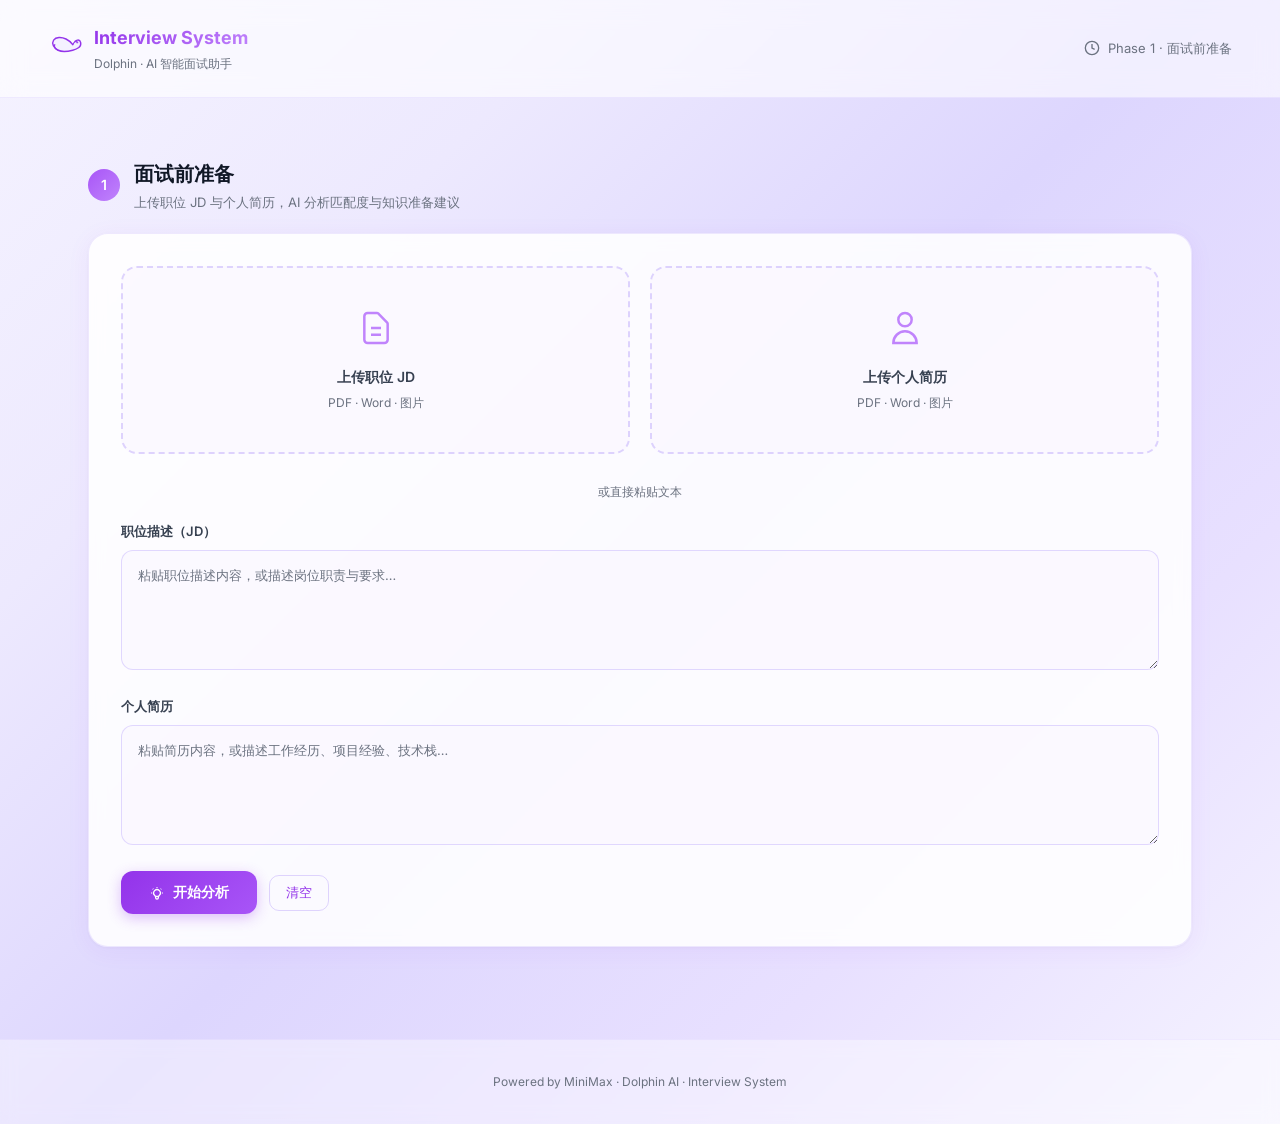
<file: web/index.html>
<!DOCTYPE html>
<html lang="zh-CN">
<head>
  <meta charset="UTF-8">
  <meta name="viewport" content="width=device-width, initial-scale=1.0">
  <title>Interview System — 海豚面试官</title>
  <link rel="preconnect" href="https://fonts.googleapis.com">
  <link href="https://fonts.googleapis.com/css2?family=Inter:wght@300;400;500;600;700&display=swap" rel="stylesheet">
  <style>
    * { margin: 0; padding: 0; box-sizing: border-box; }

    :root {
      --purple-50:  #faf5ff;
      --purple-100: #f3e8ff;
      --purple-200: #e9d5ff;
      --purple-300: #d8b4fe;
      --purple-400: #c084fc;
      --purple-500: #a855f7;
      --purple-600: #9333ea;
      --purple-700: #7e22ce;
      --gray-50:    #f9fafb;
      --gray-100:   #f3f4f6;
      --gray-200:   #e5e7eb;
      --gray-300:   #d1d5db;
      --gray-500:   #6b7280;
      --gray-700:   #374151;
      --gray-900:   #111827;
    }

    body {
      font-family: 'Inter', -apple-system, BlinkMacSystemFont, sans-serif;
      color: var(--gray-900);
      font-size: 14px;
      line-height: 1.6;
      min-height: 100vh;
    }

    /* ─── HERO GRADIENT BACKGROUND ─── */
    .hero-gradient {
      background: linear-gradient(
        135deg,
        #f5f3ff 0%,
        #ede9fe 25%,
        #ddd6fe 50%,
        #e8e0ff 75%,
        #f5f3ff 100%
      );
      min-height: 100vh;
      display: flex;
      flex-direction: column;
    }

    /* ─── HEADER ─── */
    header {
      display: flex;
      align-items: center;
      justify-content: space-between;
      padding: 24px 48px;
      background: rgba(255,255,255,0.6);
      backdrop-filter: blur(12px);
      border-bottom: 1px solid rgba(167,139,250,0.15);
      position: sticky;
      top: 0;
      z-index: 100;
    }

    .logo {
      display: flex;
      align-items: center;
      gap: 10px;
      text-decoration: none;
      color: var(--gray-900);
    }

    .logo-icon {
      width: 36px;
      height: 36px;
    }

    .logo-text {
      font-size: 18px;
      font-weight: 700;
      background: linear-gradient(135deg, var(--purple-600), var(--purple-400));
      -webkit-background-clip: text;
      -webkit-text-fill-color: transparent;
    }

    .tagline {
      font-size: 12px;
      color: var(--gray-500);
      font-weight: 400;
      margin-top: 1px;
    }

    .header-right {
      display: flex;
      align-items: center;
      gap: 8px;
      font-size: 13px;
      color: var(--gray-500);
    }

    /* ─── MAIN CONTENT ─── */
    main {
      flex: 1;
      max-width: 1200px;
      width: 100%;
      margin: 0 auto;
      padding: 60px 48px;
    }

    /* ─── PHASE CARD ─── */
    .phase-section {
      margin-bottom: 32px;
    }

    .phase-header {
      display: flex;
      align-items: center;
      gap: 14px;
      margin-bottom: 20px;
    }

    .phase-num {
      width: 32px;
      height: 32px;
      border-radius: 50%;
      background: linear-gradient(135deg, var(--purple-500), var(--purple-400));
      color: white;
      font-size: 14px;
      font-weight: 600;
      display: flex;
      align-items: center;
      justify-content: center;
      flex-shrink: 0;
    }

    .phase-title {
      font-size: 20px;
      font-weight: 700;
      color: var(--gray-900);
    }

    .phase-desc {
      font-size: 13px;
      color: var(--gray-500);
      margin-top: 2px;
    }

    /* ─── CARDS ─── */
    .card {
      background: rgba(255, 255, 255, 0.88);
      border: 1px solid rgba(167, 139, 250, 0.18);
      border-radius: 20px;
      padding: 32px;
      box-shadow: 0 4px 24px rgba(147, 51, 234, 0.06), 0 1px 4px rgba(0,0,0,0.04);
      backdrop-filter: blur(8px);
      transition: box-shadow 0.2s;
    }

    .card:hover {
      box-shadow: 0 8px 40px rgba(147, 51, 234, 0.10), 0 2px 8px rgba(0,0,0,0.05);
    }

    /* ─── UPLOAD ZONE ─── */
    .upload-grid {
      display: grid;
      grid-template-columns: 1fr 1fr;
      gap: 20px;
      margin-bottom: 28px;
    }

    .upload-box {
      border: 2px dashed rgba(167, 139, 250, 0.35);
      border-radius: 16px;
      padding: 40px 24px;
      text-align: center;
      cursor: pointer;
      transition: all 0.2s;
      background: rgba(250, 245, 255, 0.5);
      position: relative;
    }

    .upload-box:hover, .upload-box.dragover {
      border-color: var(--purple-400);
      background: rgba(237, 233, 254, 0.6);
    }

    .upload-box svg {
      width: 40px;
      height: 40px;
      color: var(--purple-400);
      margin-bottom: 12px;
    }

    .upload-box .upload-label {
      font-size: 14px;
      font-weight: 600;
      color: var(--gray-700);
      display: block;
    }

    .upload-box .upload-sub {
      font-size: 12px;
      color: var(--gray-500);
      margin-top: 4px;
      display: block;
    }

    .upload-box input[type="file"] {
      position: absolute;
      inset: 0;
      opacity: 0;
      cursor: pointer;
    }

    .upload-preview {
      display: none;
      margin-top: 12px;
      padding: 10px 14px;
      background: var(--purple-50);
      border-radius: 10px;
      font-size: 12px;
      color: var(--purple-700);
      word-break: break-all;
      text-align: left;
      max-height: 80px;
      overflow-y: auto;
    }

    .upload-box.has-file .upload-preview { display: block; }
    .upload-box.has-file .upload-placeholder { display: none; }

    /* ─── TEXTAREA ─── */
    .input-group {
      margin-bottom: 20px;
    }

    .input-group label {
      display: block;
      font-size: 13px;
      font-weight: 600;
      color: var(--gray-700);
      margin-bottom: 8px;
    }

    textarea {
      width: 100%;
      border: 1px solid rgba(167,139,250,0.3);
      border-radius: 12px;
      padding: 14px 16px;
      font-family: inherit;
      font-size: 13px;
      line-height: 1.6;
      resize: vertical;
      min-height: 120px;
      background: rgba(250, 245, 255, 0.5);
      color: var(--gray-900);
      transition: border-color 0.2s, box-shadow 0.2s;
      outline: none;
    }

    textarea:focus {
      border-color: var(--purple-400);
      box-shadow: 0 0 0 3px rgba(167, 139, 250, 0.12);
      background: white;
    }

    textarea::placeholder { color: var(--gray-500); }

    /* ─── BUTTONS ─── */
    .btn-primary {
      display: inline-flex;
      align-items: center;
      gap: 8px;
      padding: 12px 28px;
      background: linear-gradient(135deg, var(--purple-600), var(--purple-500));
      color: white;
      border: none;
      border-radius: 12px;
      font-family: inherit;
      font-size: 14px;
      font-weight: 600;
      cursor: pointer;
      transition: all 0.2s;
      box-shadow: 0 4px 14px rgba(147, 51, 234, 0.3);
    }

    .btn-primary:hover {
      transform: translateY(-1px);
      box-shadow: 0 6px 20px rgba(147, 51, 234, 0.4);
    }

    .btn-primary:active { transform: translateY(0); }

    .btn-primary:disabled {
      opacity: 0.55;
      cursor: not-allowed;
      transform: none;
    }

    .btn-ghost {
      display: inline-flex;
      align-items: center;
      gap: 6px;
      padding: 8px 16px;
      background: transparent;
      color: var(--purple-600);
      border: 1px solid rgba(167,139,250,0.35);
      border-radius: 10px;
      font-family: inherit;
      font-size: 13px;
      font-weight: 500;
      cursor: pointer;
      transition: all 0.2s;
    }

    .btn-ghost:hover {
      background: var(--purple-50);
      border-color: var(--purple-300);
    }

    /* ─── RESULT SECTION ─── */
    #result { display: none; }

    .result-header {
      text-align: center;
      margin-bottom: 36px;
    }

    .result-header h2 {
      font-size: 26px;
      font-weight: 700;
      background: linear-gradient(135deg, var(--purple-700), var(--purple-400));
      -webkit-background-clip: text;
      -webkit-text-fill-color: transparent;
    }

    .score-ring-wrap {
      display: flex;
      justify-content: center;
      margin-bottom: 32px;
    }

    .score-ring {
      position: relative;
      width: 160px;
      height: 160px;
    }

    .score-ring svg {
      transform: rotate(-90deg);
      width: 160px;
      height: 160px;
    }

    .score-ring circle {
      fill: none;
      stroke-width: 10;
    }

    .score-ring .bg { stroke: var(--purple-100); }
    .score-ring .fg {
      stroke: url(#scoreGrad);
      stroke-dasharray: 408;
      stroke-dashoffset: 408;
      stroke-linecap: round;
      transition: stroke-dashoffset 1.2s cubic-bezier(0.4, 0, 0.2, 1);
    }

    .score-center {
      position: absolute;
      inset: 0;
      display: flex;
      flex-direction: column;
      align-items: center;
      justify-content: center;
    }

    .score-num {
      font-size: 44px;
      font-weight: 700;
      color: var(--purple-600);
      line-height: 1;
    }

    .score-label {
      font-size: 11px;
      color: var(--gray-500);
      margin-top: 4px;
      font-weight: 500;
    }

    .result-grid {
      display: grid;
      grid-template-columns: 1fr 1fr;
      gap: 20px;
      margin-bottom: 24px;
    }

    .result-section-title {
      font-size: 14px;
      font-weight: 700;
      color: var(--gray-900);
      margin-bottom: 14px;
      display: flex;
      align-items: center;
      gap: 8px;
    }

    .result-section-title .dot {
      width: 8px;
      height: 8px;
      border-radius: 50%;
      background: var(--purple-400);
      flex-shrink: 0;
    }

    .knowledge-card {
      background: rgba(250, 245, 255, 0.6);
      border: 1px solid rgba(167,139,250,0.2);
      border-radius: 14px;
      padding: 18px 20px;
      margin-bottom: 12px;
    }

    .knowledge-card .kname {
      font-size: 13px;
      font-weight: 600;
      color: var(--purple-700);
      margin-bottom: 6px;
    }

    .knowledge-card .kdetail {
      font-size: 12px;
      color: var(--gray-600);
      line-height: 1.7;
    }

    /* ─── MATCH ITEM ─── */
    .match-item {
      padding: 14px 16px;
      border-radius: 12px;
      margin-bottom: 10px;
      border-left: 3px solid;
    }

    .match-item.match {
      background: rgba(240, 253, 244, 0.7);
      border-color: #4ade80;
    }

    .match-item.gap {
      background: rgba(254, 242, 242, 0.7);
      border-color: #f87171;
    }

    .match-item-label {
      font-size: 11px;
      font-weight: 700;
      text-transform: uppercase;
      letter-spacing: 0.05em;
      margin-bottom: 4px;
    }

    .match-item.match .match-item-label { color: #16a34a; }
    .match-item.gap .match-item-label { color: #dc2626; }

    .match-item-title {
      font-size: 13px;
      font-weight: 600;
      color: var(--gray-900);
      margin-bottom: 4px;
    }

    .match-item-desc {
      font-size: 12px;
      color: var(--gray-600);
      line-height: 1.6;
    }

    /* ─── LOADING ─── */
    .loading-overlay {
      display: none;
      position: fixed;
      inset: 0;
      background: rgba(250, 245, 255, 0.7);
      backdrop-filter: blur(6px);
      z-index: 999;
      align-items: center;
      justify-content: center;
      flex-direction: column;
      gap: 16px;
    }

    .loading-overlay.active { display: flex; }

    .spinner {
      width: 40px;
      height: 40px;
      border: 3px solid var(--purple-100);
      border-top-color: var(--purple-500);
      border-radius: 50%;
      animation: spin 0.8s linear infinite;
    }

    @keyframes spin { to { transform: rotate(360deg); } }

    .loading-text {
      font-size: 14px;
      color: var(--purple-600);
      font-weight: 500;
    }

    /* ─── TABS ─── */
    .tabs {
      display: flex;
      gap: 4px;
      background: var(--purple-50);
      border: 1px solid rgba(167,139,250,0.2);
      border-radius: 12px;
      padding: 4px;
      margin-bottom: 24px;
      width: fit-content;
    }

    .tab {
      padding: 8px 20px;
      border-radius: 9px;
      font-size: 13px;
      font-weight: 500;
      color: var(--gray-600);
      cursor: pointer;
      border: none;
      background: transparent;
      font-family: inherit;
      transition: all 0.15s;
    }

    .tab.active {
      background: white;
      color: var(--purple-700);
      font-weight: 600;
      box-shadow: 0 1px 4px rgba(147, 51, 234, 0.12);
    }

    .tab-content { display: none; }
    .tab-content.active { display: block; }

    /* ─── FOOTER ─── */
    footer {
      text-align: center;
      padding: 32px 48px;
      font-size: 12px;
      color: var(--gray-500);
      border-top: 1px solid rgba(167, 139, 250, 0.1);
      background: rgba(255,255,255,0.4);
      backdrop-filter: blur(8px);
    }

    footer a { color: var(--purple-500); text-decoration: none; }
  </style>
</head>
<body>
<div class="hero-gradient">

  <!-- HEADER -->
  <header>
    <a class="logo" href="/">
      <!-- Dolphin SVG -->
      <svg class="logo-icon" viewBox="0 0 64 64" fill="none" xmlns="http://www.w3.org/2000/svg">
        <defs>
          <linearGradient id="dolphinGrad" x1="0" y1="0" x2="64" y2="64">
            <stop offset="0%" stop-color="#9333ea"/>
            <stop offset="100%" stop-color="#c084fc"/>
          </linearGradient>
        </defs>
        <path d="M48 20C48 20 56 14 58 22C60 30 52 34 44 36C36 38 26 40 18 36C10 32 6 24 10 18C14 12 24 12 32 16C40 20 44 26 44 26" stroke="url(#dolphinGrad)" stroke-width="2.5" stroke-linecap="round" fill="rgba(167,139,250,0.08)"/>
        <path d="M18 36C14 34 10 30 12 26" stroke="url(#dolphinGrad)" stroke-width="2" stroke-linecap="round"/>
        <path d="M44 26C46 22 50 18 52 22" stroke="url(#dolphinGrad)" stroke-width="2" stroke-linecap="round"/>
        <circle cx="52" cy="22" r="2" fill="#9333ea" opacity="0.6"/>
      </svg>
      <div>
        <div class="logo-text">Interview System</div>
        <div class="tagline">Dolphin · AI 智能面试助手</div>
      </div>
    </a>
    <div class="header-right">
      <svg width="16" height="16" viewBox="0 0 24 24" fill="none" stroke="currentColor" stroke-width="2"><circle cx="12" cy="12" r="10"/><path d="M12 6v6l4 2"/></svg>
      Phase 1 · 面试前准备
    </div>
  </header>

  <!-- MAIN -->
  <main>

    <!-- ── PHASE 1 ── -->
    <div class="phase-section">
      <div class="phase-header">
        <div class="phase-num">1</div>
        <div>
          <div class="phase-title">面试前准备</div>
          <div class="phase-desc">上传职位 JD 与个人简历，AI 分析匹配度与知识准备建议</div>
        </div>
      </div>

      <div class="card">
        <!-- Upload -->
        <div class="upload-grid">
          <div class="upload-box" id="jdBox">
            <div class="upload-placeholder">
              <svg viewBox="0 0 24 24" fill="none" stroke="currentColor" stroke-width="1.5">
                <path d="M9 12h6m-6 4h6m2 5H7a2 2 0 01-2-2V5a2 2 0 012-2h5.586a1 1 0 01.707.293l5.414 5.414a1 1 0 01.293.707V19a2 2 0 01-2 2z"/>
              </svg>
              <span class="upload-label">上传职位 JD</span>
              <span class="upload-sub">PDF · Word · 图片</span>
            </div>
            <div class="upload-preview" id="jdPreview"></div>
            <input type="file" id="jdFile" accept=".pdf,.doc,.docx,.jpg,.jpeg,.png" onchange="handleFile(this, 'jd')">
          </div>
          <div class="upload-box" id="resumeBox">
            <div class="upload-placeholder">
              <svg viewBox="0 0 24 24" fill="none" stroke="currentColor" stroke-width="1.5">
                <path d="M16 7a4 4 0 11-8 0 4 4 0 018 0zM12 14a7 7 0 00-7 7h14a7 7 0 00-7-7z"/>
              </svg>
              <span class="upload-label">上传个人简历</span>
              <span class="upload-sub">PDF · Word · 图片</span>
            </div>
            <div class="upload-preview" id="resumePreview"></div>
            <input type="file" id="resumeFile" accept=".pdf,.doc,.docx,.jpg,.jpeg,.png" onchange="handleFile(this, 'resume')">
          </div>
        </div>

        <div style="text-align:center; color:var(--gray-500); font-size:12px; margin-bottom:20px;">或直接粘贴文本</div>

        <div class="input-group">
          <label>职位描述（JD）</label>
          <textarea id="jdText" placeholder="粘贴职位描述内容，或描述岗位职责与要求…"></textarea>
        </div>

        <div class="input-group">
          <label>个人简历</label>
          <textarea id="resumeText" placeholder="粘贴简历内容，或描述工作经历、项目经验、技术栈…"></textarea>
        </div>

        <div style="display:flex; gap:12px; align-items:center;">
          <button class="btn-primary" onclick="analyze()" id="analyzeBtn">
            <svg width="16" height="16" viewBox="0 0 24 24" fill="none" stroke="currentColor" stroke-width="2"><path d="M9.663 17h4.673M12 3v1m6.364 1.636l-.707.707M21 12h-1M4 12H3m3.343-5.657l-.707-.707m2.828 9.9a5 5 0 117.072 0l-.548.547A3.374 3.374 0 0014 18.469V19a2 2 0 11-4 0v-.531c0-.895-.356-1.754-.988-2.386l-.548-.547z"/></svg>
            开始分析
          </button>
          <button class="btn-ghost" onclick="clearAll()">清空</button>
        </div>
      </div>
    </div>

    <!-- ── RESULT ── -->
    <div id="result">
      <div class="result-header">
        <h2>匹配分析报告</h2>
      </div>

      <div class="score-ring-wrap">
        <div class="score-ring">
          <svg viewBox="0 0 160 160">
            <defs>
              <linearGradient id="scoreGrad" x1="0%" y1="0%" x2="100%" y2="0%">
                <stop offset="0%" stop-color="#9333ea"/>
                <stop offset="100%" stop-color="#c084fc"/>
              </linearGradient>
            </defs>
            <circle class="bg" cx="80" cy="80" r="65"/>
            <circle class="fg" id="scoreFg" cx="80" cy="80" r="65"/>
          </svg>
          <div class="score-center">
            <div class="score-num" id="scoreNum">0</div>
            <div class="score-label">匹配得分</div>
          </div>
        </div>
      </div>

      <!-- TABS -->
      <div class="tabs">
        <button class="tab active" onclick="switchTab(this, 'tab-match')">匹配分析</button>
        <button class="tab" onclick="switchTab(this, 'tab-knowledge')">知识准备</button>
        <button class="tab" onclick="switchTab(this, 'tab-raw')">原始输出</button>
      </div>

      <div id="tab-match" class="tab-content active">
        <div class="result-grid">
          <div>
            <div class="result-section-title"><span class="dot" style="background:#4ade80"></span>匹配项</div>
            <div id="matchItems"></div>
          </div>
          <div>
            <div class="result-section-title"><span class="dot" style="background:#f87171"></span>不足项</div>
            <div id="gapItems"></div>
          </div>
        </div>
      </div>

      <div id="tab-knowledge" class="tab-content">
        <div id="knowledgeItems"></div>
      </div>

      <div id="tab-raw" class="tab-content">
        <div class="card" style="background:rgba(250,245,255,0.4);">
          <pre id="rawOutput" style="font-size:12px; color:var(--gray-700); white-space:pre-wrap; line-height:1.8; font-family:inherit;"></pre>
        </div>
      </div>

      <div style="text-align:center; margin-top:32px;">
        <button class="btn-primary" onclick="enterMockInterview()">
          进入模拟面试
          <svg width="16" height="16" viewBox="0 0 24 24" fill="none" stroke="currentColor" stroke-width="2"><path d="M13 7l5 5m0 0l-5 5m5-5H6"/></svg>
        </button>
      </div>
    </div>

  </main>

  <!-- FOOTER -->
  <footer>
    Powered by MiniMax · Dolphin AI · Interview System
  </footer>
</div>

<!-- LOADING -->
<div class="loading-overlay" id="loadingOverlay">
  <div class="spinner"></div>
  <div class="loading-text">海豚正在分析中…</div>
</div>

<script>
  // ── Globals ──
  let analysisResult = null;

  // ── File Upload ──
  async function handleFile(input, type) {
    const file = input.files[0];
    if (!file) return;

    const box = document.getElementById(type + 'Box');
    const preview = document.getElementById(type + 'Preview');
    const textarea = document.getElementById(type + 'Text');

    // 即时上传文件，解析后填入 textarea（文件/粘贴文本一体化）
    const fd = new FormData();
    fd.append('file', file);

    try {
      const resp = await fetch('/api/preparation/upload', { method: 'POST', body: fd });
      const data = await resp.json();
      if (data.text) {
        textarea.value = data.text;          // 填入文本框，用户可再编辑
        preview.textContent = '📄 ' + file.name + '（已解析）';
        box.classList.add('has-file');
      } else {
        alert('文件解析失败，请尝试粘贴文本');
      }
    } catch (e) {
      alert('上传失败: ' + e.message + '，请直接粘贴文本');
    }
  }

  // ── Analyze ──
  async function analyze() {
    const jd = document.getElementById('jdText').value.trim();
    const resume = document.getElementById('resumeText').value.trim();

    if (!jd && !resume) {
      alert('请上传文件或粘贴文本内容');
      return;
    }

    showLoading(true);

    try {
      const res = await fetch('/api/preparation/analyze', {
        method: 'POST',
        headers: { 'Content-Type': 'application/json' },
        body: JSON.stringify({ jd_text: jd, resume_text: resume })
      });

      const data = await res.json();
      analysisResult = data;

      document.getElementById('result').style.display = 'block';
      document.getElementById('result').scrollIntoView({ behavior: 'smooth' });

      renderResult(data);
    } catch (e) {
      alert('分析失败: ' + e.message);
    } finally {
      showLoading(false);
    }
  }

  function renderResult(data) {
    // Score ring
    const score = data.overall_score || 0;
    const circumference = 2 * Math.PI * 65; // ~408
    const offset = circumference - (score / 100) * circumference;
    document.getElementById('scoreFg').style.strokeDashoffset = offset;
    document.getElementById('scoreNum').textContent = score;

    // Match / Gap items
    const matchItems = data.matched_items || [];
    const gapItems = data.gap_items || [];

    document.getElementById('matchItems').innerHTML = matchItems.length
      ? matchItems.map(m => `
        <div class="match-item match">
          <div class="match-item-label">✓ 匹配</div>
          <div class="match-item-title">${escHtml(m.aspect || '')}</div>
          <div class="match-item-desc">${escHtml(m.analysis || '')}</div>
        </div>`).join('')
      : '<p style="color:var(--gray-500);font-size:13px;">暂无数据</p>';

    document.getElementById('gapItems').innerHTML = gapItems.length
      ? gapItems.map(g => `
        <div class="match-item gap">
          <div class="match-item-label">△ 不足</div>
          <div class="match-item-title">${escHtml(g.aspect || '')}</div>
          <div class="match-item-desc">${escHtml(g.gap_description || '')}</div>
        </div>`).join('')
      : '<p style="color:var(--gray-500);font-size:13px;">暂无数据</p>';

    // Knowledge
    const knowledge = data.knowledge_areas || [];
    document.getElementById('knowledgeItems').innerHTML = knowledge.length
      ? knowledge.map(k => `
        <div class="knowledge-card">
          <div class="kname">${escHtml(k.category || '')}</div>
          <div class="kdetail">${escHtml((k.topics || []).join('、'))}</div>
        </div>`).join('')
      : '<p style="color:var(--gray-500);font-size:13px;">暂无数据</p>';

    // Raw
    document.getElementById('rawOutput').textContent = JSON.stringify(data, null, 2);
  }

  function switchTab(btn, id) {
    document.querySelectorAll('.tab').forEach(t => t.classList.remove('active'));
    document.querySelectorAll('.tab-content').forEach(c => c.classList.remove('active'));
    btn.classList.add('active');
    document.getElementById(id).classList.add('active');
  }

  function enterMockInterview() {
    if (analysisResult) {
      sessionStorage.setItem('analysisResult', JSON.stringify(analysisResult));
    }
    window.location.href = '/interview.html';
  }

  function clearAll() {
    document.getElementById('jdText').value = '';
    document.getElementById('resumeText').value = '';
    document.getElementById('jdBox').classList.remove('has-file');
    document.getElementById('resumeBox').classList.remove('has-file');
    document.getElementById('jdPreview').textContent = '';
    document.getElementById('resumePreview').textContent = '';
    document.getElementById('result').style.display = 'none';
    analysisResult = null;
  }

  function showLoading(show) {
    document.getElementById('loadingOverlay').classList.toggle('active', show);
    document.getElementById('analyzeBtn').disabled = show;
  }

  function escHtml(s) {
    if (!s) return '';
    return String(s).replace(/&/g,'&amp;').replace(/</g,'&lt;').replace(/>/g,'&gt;').replace(/"/g,'&quot;');
  }
</script>
</body>
</html>
</file>
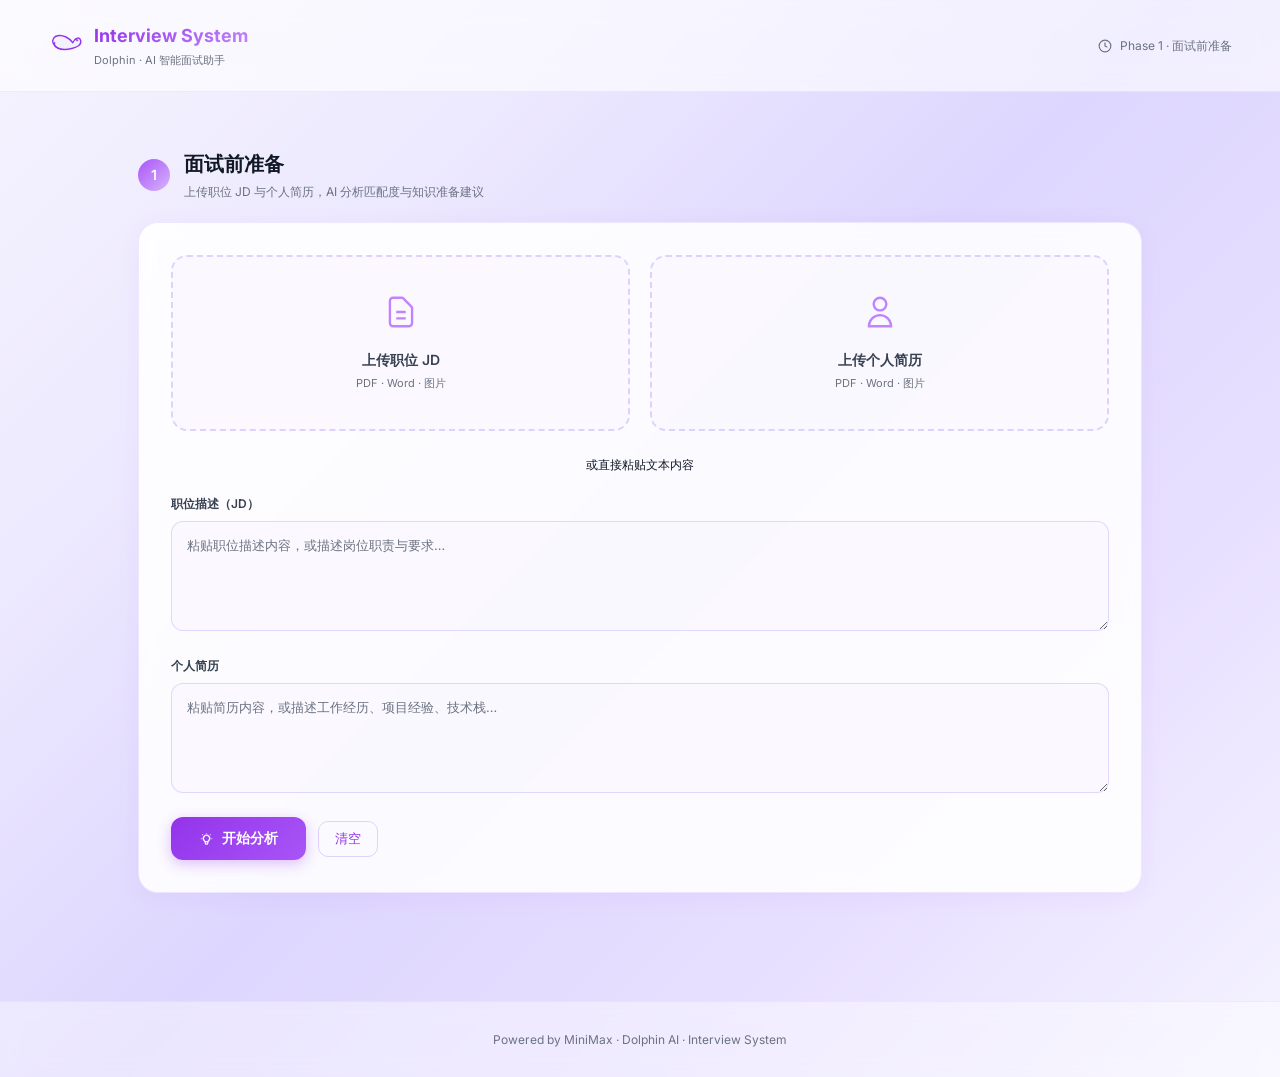
<file: app/static/index.html>
<!DOCTYPE html>
<html lang="zh-CN">
<head>
  <meta charset="UTF-8">
  <meta name="viewport" content="width=device-width, initial-scale=1.0">
  <title>Interview System — 海豚面试官</title>
  <link rel="preconnect" href="https://fonts.googleapis.com">
  <link href="https://fonts.googleapis.com/css2?family=Inter:wght@300;400;500;600;700&display=swap" rel="stylesheet">
  <style>
    * { margin: 0; padding: 0; box-sizing: border-box; }
    :root {
      --purple-50: #faf5ff; --purple-100: #f3e8ff; --purple-200: #e9d5ff;
      --purple-300: #d8b4fe; --purple-400: #c084fc; --purple-500: #a855f7;
      --purple-600: #9333ea; --purple-700: #7e22ce;
      --gray-50: #f9fafb; --gray-100: #f3f4f6; --gray-200: #e5e7eb;
      --gray-300: #d1d5db; --gray-500: #6b7280; --gray-700: #374151; --gray-900: #111827;
    }
    body { font-family: 'Inter', -apple-system, sans-serif; font-size: 14px; line-height: 1.6; color: var(--gray-900); min-height: 100vh; }
    .hero-gradient { background: linear-gradient(135deg, #f5f3ff 0%, #ede9fe 25%, #ddd6fe 50%, #e8e0ff 75%, #f5f3ff 100%); min-height: 100vh; display: flex; flex-direction: column; }

    /* HEADER */
    header { display: flex; align-items: center; justify-content: space-between; padding: 22px 48px; background: rgba(255,255,255,0.6); backdrop-filter: blur(12px); border-bottom: 1px solid rgba(167,139,250,0.15); position: sticky; top: 0; z-index: 100; }
    .logo { display: flex; align-items: center; gap: 10px; text-decoration: none; color: var(--gray-900); }
    .logo-icon { width: 36px; height: 36px; }
    .logo-text { font-size: 18px; font-weight: 700; background: linear-gradient(135deg, var(--purple-600), var(--purple-400)); -webkit-background-clip: text; -webkit-text-fill-color: transparent; }
    .tagline { font-size: 11px; color: var(--gray-500); font-weight: 400; margin-top: 1px; }
    .header-right { display: flex; align-items: center; gap: 8px; font-size: 12px; color: var(--gray-500); }

    /* MAIN */
    main { flex: 1; max-width: 1100px; width: 100%; margin: 0 auto; padding: 56px 48px 72px; }

    /* PHASE HEADER */
    .phase-section { margin-bottom: 36px; }
    .phase-header { display: flex; align-items: center; gap: 14px; margin-bottom: 20px; }
    .phase-num { width: 32px; height: 32px; border-radius: 50%; background: linear-gradient(135deg, var(--purple-500), var(--purple-300)); color: white; font-size: 14px; font-weight: 600; display: flex; align-items: center; justify-content: center; flex-shrink: 0; }
    .phase-title { font-size: 20px; font-weight: 700; color: var(--gray-900); }
    .phase-desc { font-size: 12px; color: var(--gray-500); margin-top: 2px; }

    /* CARD */
    .card { background: rgba(255,255,255,0.88); border: 1px solid rgba(167,139,250,0.18); border-radius: 20px; padding: 32px; box-shadow: 0 4px 24px rgba(147,51,234,0.06); backdrop-filter: blur(8px); transition: box-shadow 0.2s; }
    .card:hover { box-shadow: 0 8px 40px rgba(147,51,234,0.10), 0 2px 8px rgba(0,0,0,0.05); }

    /* UPLOAD GRID */
    .upload-grid { display: grid; grid-template-columns: 1fr 1fr; gap: 20px; margin-bottom: 24px; }
    .upload-box { border: 2px dashed rgba(167,139,250,0.35); border-radius: 16px; padding: 36px 24px; text-align: center; cursor: pointer; transition: all 0.2s; background: rgba(250,245,255,0.5); position: relative; overflow: hidden; }
    .upload-box:hover, .upload-box.dragover { border-color: var(--purple-400); background: rgba(237,233,254,0.6); }
    .upload-box svg { width: 38px; height: 38px; color: var(--purple-400); margin-bottom: 12px; }
    .upload-label { font-size: 14px; font-weight: 600; color: var(--gray-700); display: block; }
    .upload-sub { font-size: 11px; color: var(--gray-500); margin-top: 4px; display: block; }
    .upload-box input[type="file"] { position: absolute; inset: 0; opacity: 0; cursor: pointer; }
    .upload-preview { display: none; margin-top: 10px; padding: 8px 12px; background: var(--purple-50); border-radius: 8px; font-size: 11px; color: var(--purple-700); word-break: break-all; text-align: left; max-height: 72px; overflow-y: auto; }
    .upload-box.has-file .upload-preview { display: block; }
    .upload-box.has-file .upload-placeholder { display: none; }
    .or-divider { text-align: center; color: var(--gray-400); font-size: 12px; margin-bottom: 20px; }

    /* INPUT */
    .input-group { margin-bottom: 18px; }
    .input-group label { display: block; font-size: 12px; font-weight: 600; color: var(--gray-700); margin-bottom: 8px; }
    textarea { width: 100%; border: 1px solid rgba(167,139,250,0.3); border-radius: 12px; padding: 13px 15px; font-family: inherit; font-size: 13px; line-height: 1.65; resize: vertical; min-height: 110px; background: rgba(250,245,255,0.5); color: var(--gray-900); transition: border-color 0.2s, box-shadow 0.2s; outline: none; }
    textarea:focus { border-color: var(--purple-400); box-shadow: 0 0 0 3px rgba(167,139,250,0.12); background: white; }
    textarea::placeholder { color: var(--gray-500); }

    /* BUTTONS */
    .btn-primary { display: inline-flex; align-items: center; gap: 8px; padding: 12px 28px; background: linear-gradient(135deg, var(--purple-600), var(--purple-500)); color: white; border: none; border-radius: 12px; font-family: inherit; font-size: 14px; font-weight: 600; cursor: pointer; transition: all 0.2s; box-shadow: 0 4px 14px rgba(147,51,234,0.3); text-decoration: none; }
    .btn-primary:hover { transform: translateY(-1px); box-shadow: 0 6px 20px rgba(147,51,234,0.4); }
    .btn-primary:disabled { opacity: 0.55; cursor: not-allowed; transform: none; }
    .btn-ghost { display: inline-flex; align-items: center; gap: 6px; padding: 8px 16px; background: transparent; color: var(--purple-600); border: 1px solid rgba(167,139,250,0.35); border-radius: 10px; font-family: inherit; font-size: 13px; font-weight: 500; cursor: pointer; transition: all 0.2s; text-decoration: none; }
    .btn-ghost:hover { background: var(--purple-50); border-color: var(--purple-300); }
    .btn-download { display: inline-flex; align-items: center; gap: 6px; padding: 8px 18px; background: rgba(255,255,255,0.9); color: var(--purple-700); border: 1px solid rgba(167,139,250,0.4); border-radius: 10px; font-family: inherit; font-size: 13px; font-weight: 600; cursor: pointer; transition: all 0.2s; text-decoration: none; }
    .btn-download:hover { background: var(--purple-50); border-color: var(--purple-400); transform: translateY(-1px); }

    /* RESULT */
    #result { display: none; }
    .result-header { text-align: center; margin-bottom: 36px; }
    .result-header h2 { font-size: 24px; font-weight: 700; background: linear-gradient(135deg, var(--purple-700), var(--purple-400)); -webkit-background-clip: text; -webkit-text-fill-color: transparent; }
    .score-ring-wrap { display: flex; justify-content: center; margin-bottom: 32px; }
    .score-ring { position: relative; width: 160px; height: 160px; }
    .score-ring svg { transform: rotate(-90deg); width: 160px; height: 160px; }
    .score-ring circle { fill: none; stroke-width: 10; }
    .score-ring .bg { stroke: var(--purple-100); }
    .score-ring .fg { stroke: url(#scoreGrad); stroke-dasharray: 408; stroke-dashoffset: 408; stroke-linecap: round; transition: stroke-dashoffset 1.2s cubic-bezier(0.4,0,0.2,1); }
    .score-center { position: absolute; inset: 0; display: flex; flex-direction: column; align-items: center; justify-content: center; }
    .score-num { font-size: 44px; font-weight: 700; color: var(--purple-600); line-height: 1; }
    .score-label { font-size: 11px; color: var(--gray-500); margin-top: 4px; font-weight: 500; }
    .result-grid { display: grid; grid-template-columns: 1fr 1fr; gap: 20px; margin-bottom: 24px; }
    .result-section-title { font-size: 13px; font-weight: 700; color: var(--gray-900); margin-bottom: 12px; display: flex; align-items: center; gap: 8px; }
    .result-section-title .dot { width: 8px; height: 8px; border-radius: 50%; flex-shrink: 0; }

    /* MATCH ITEM */
    .match-item { padding: 13px 15px; border-radius: 12px; margin-bottom: 10px; border-left: 3px solid; }
    .match-item.match { background: rgba(240,253,244,0.6); border-color: #4ade80; }
    .match-item.gap { background: rgba(254,242,242,0.6); border-color: #f87171; }
    .match-item-label { font-size: 10px; font-weight: 700; text-transform: uppercase; letter-spacing: 0.06em; margin-bottom: 3px; }
    .match-item.match .match-item-label { color: #16a34a; }
    .match-item.gap .match-item-label { color: #dc2626; }
    .match-item-title { font-size: 13px; font-weight: 600; color: var(--gray-900); margin-bottom: 3px; }
    .match-item-desc { font-size: 12px; color: var(--gray-600); line-height: 1.6; }

    /* KNOWLEDGE CARD */
    .knowledge-card { background: rgba(250,245,255,0.55); border: 1px solid rgba(167,139,250,0.2); border-radius: 14px; padding: 16px 18px; margin-bottom: 12px; }
    .knowledge-card .kname { font-size: 13px; font-weight: 600; color: var(--purple-700); margin-bottom: 5px; }
    .knowledge-card .kdetail { font-size: 12px; color: var(--gray-600); line-height: 1.7; }

    /* TABS */
    .tabs { display: flex; gap: 4px; background: var(--purple-50); border: 1px solid rgba(167,139,250,0.2); border-radius: 12px; padding: 4px; margin-bottom: 24px; width: fit-content; }
    .tab { padding: 7px 18px; border-radius: 9px; font-size: 13px; font-weight: 500; color: var(--gray-600); cursor: pointer; border: none; background: transparent; font-family: inherit; transition: all 0.15s; }
    .tab.active { background: white; color: var(--purple-700); font-weight: 600; box-shadow: 0 1px 4px rgba(147,51,234,0.12); }
    .tab-content { display: none; }
    .tab-content.active { display: block; }

    /* LOADING */
    .loading-overlay { display: none; position: fixed; inset: 0; background: rgba(250,245,255,0.7); backdrop-filter: blur(6px); z-index: 999; align-items: center; justify-content: center; flex-direction: column; gap: 16px; }
    .loading-overlay.active { display: flex; }
    .spinner { width: 40px; height: 40px; border: 3px solid var(--purple-100); border-top-color: var(--purple-500); border-radius: 50%; animation: spin 0.8s linear infinite; }
    @keyframes spin { to { transform: rotate(360deg); } }
    .loading-text { font-size: 14px; color: var(--purple-600); font-weight: 500; }

    footer { text-align: center; padding: 28px 48px; font-size: 12px; color: var(--gray-500); border-top: 1px solid rgba(167,139,250,0.1); background: rgba(255,255,255,0.4); backdrop-filter: blur(8px); }

    /* ── Mobile Responsive ── */
    @media (max-width: 768px) {
      body { font-size: 13px; }
      header { padding: 16px 20px; }
      .logo-icon { width: 30px; height: 30px; }
      .logo-text { font-size: 16px; }
      .tagline { font-size: 10px; }
      .header-right { font-size: 11px; }
      main { padding: 20px 16px 48px; }
      .phase-section { margin-bottom: 28px; }
      .phase-header { margin-bottom: 14px; }
      .phase-title { font-size: 17px; }
      .phase-desc { font-size: 11px; }
      .card { padding: 22px 18px; }
      .upload-grid { grid-template-columns: 1fr; gap: 14px; }
      .upload-box { padding: 24px 16px; }
      textarea { font-size: 16px; min-height: 120px; }
      .btn-primary { width: 100%; justify-content: center; min-height: 48px; font-size: 14px; padding: 12px 20px; }
      .btn-ghost { padding: 10px 16px; font-size: 13px; }
      .btn-download { padding: 10px 16px; font-size: 13px; }
      .result-grid { grid-template-columns: 1fr; gap: 14px; }
      .result-header h2 { font-size: 20px; }
      .score-ring { width: 130px; height: 130px; }
      .score-ring svg { width: 130px; height: 130px; }
      .score-ring .fg { stroke-dasharray: 340; stroke-dashoffset: 340; }
      .score-num { font-size: 36px; }
      .tabs { width: 100%; overflow-x: auto; flex-wrap: nowrap; }
      .tab { padding: 7px 14px; font-size: 12px; white-space: nowrap; }
      footer { padding: 20px 16px; }
    }
  </style>
</head>
<body>
<div class="hero-gradient">

  <header>
    <a class="logo" href="/">
      <svg class="logo-icon" viewBox="0 0 64 64" fill="none">
        <defs><linearGradient id="dolphinGrad" x1="0" y1="0" x2="64" y2="64"><stop offset="0%" stop-color="#9333ea"/><stop offset="100%" stop-color="#c084fc"/></linearGradient></defs>
        <path d="M48 20C48 20 56 14 58 22C60 30 52 34 44 36C36 38 26 40 18 36C10 32 6 24 10 18C14 12 24 12 32 16C40 20 44 26 44 26" stroke="url(#dolphinGrad)" stroke-width="2.5" stroke-linecap="round" fill="rgba(167,139,250,0.08)"/>
        <path d="M18 36C14 34 10 30 12 26" stroke="url(#dolphinGrad)" stroke-width="2" stroke-linecap="round"/>
        <path d="M44 26C46 22 50 18 52 22" stroke="url(#dolphinGrad)" stroke-width="2" stroke-linecap="round"/>
        <circle cx="52" cy="22" r="2" fill="#9333ea" opacity="0.6"/>
      </svg>
      <div>
        <div class="logo-text">Interview System</div>
        <div class="tagline">Dolphin · AI 智能面试助手</div>
      </div>
    </a>
    <div class="header-right">
      <svg width="14" height="14" viewBox="0 0 24 24" fill="none" stroke="currentColor" stroke-width="2"><circle cx="12" cy="12" r="10"/><path d="M12 6v6l4 2"/></svg>
      Phase 1 · 面试前准备
    </div>
  </header>

  <main>

    <!-- PHASE 1 -->
    <div class="phase-section">
      <div class="phase-header">
        <div class="phase-num">1</div>
        <div>
          <div class="phase-title">面试前准备</div>
          <div class="phase-desc">上传职位 JD 与个人简历，AI 分析匹配度与知识准备建议</div>
        </div>
      </div>

      <div class="card">
        <div class="upload-grid">
          <div class="upload-box" id="jdBox">
            <div class="upload-placeholder">
              <svg viewBox="0 0 24 24" fill="none" stroke="currentColor" stroke-width="1.5"><path d="M9 12h6m-6 4h6m2 5H7a2 2 0 01-2-2V5a2 2 0 012-2h5.586a1 1 0 01.707.293l5.414 5.414a1 1 0 01.293.707V19a2 2 0 01-2 2z"/></svg>
              <span class="upload-label">上传职位 JD</span>
              <span class="upload-sub">PDF · Word · 图片</span>
            </div>
            <div class="upload-preview" id="jdPreview"></div>
            <input type="file" id="jdFile" accept=".pdf,.doc,.docx,.jpg,.jpeg,.png" onchange="handleFile(this, 'jd')">
          </div>
          <div class="upload-box" id="resumeBox">
            <div class="upload-placeholder">
              <svg viewBox="0 0 24 24" fill="none" stroke="currentColor" stroke-width="1.5"><path d="M16 7a4 4 0 11-8 0 4 4 0 018 0zM12 14a7 7 0 00-7 7h14a7 7 0 00-7-7z"/></svg>
              <span class="upload-label">上传个人简历</span>
              <span class="upload-sub">PDF · Word · 图片</span>
            </div>
            <div class="upload-preview" id="resumePreview"></div>
            <input type="file" id="resumeFile" accept=".pdf,.doc,.docx,.jpg,.jpeg,.png" onchange="handleFile(this, 'resume')">
          </div>
        </div>
        <div class="or-divider">或直接粘贴文本内容</div>

        <div class="input-group">
          <label>职位描述（JD）</label>
          <textarea id="jdText" placeholder="粘贴职位描述内容，或描述岗位职责与要求…"></textarea>
        </div>
        <div class="input-group">
          <label>个人简历</label>
          <textarea id="resumeText" placeholder="粘贴简历内容，或描述工作经历、项目经验、技术栈…"></textarea>
        </div>

        <div style="display:flex; gap:12px; align-items:center;">
          <button class="btn-primary" onclick="analyze()" id="analyzeBtn">
            <svg width="15" height="15" viewBox="0 0 24 24" fill="none" stroke="currentColor" stroke-width="2"><path d="M9.663 17h4.673M12 3v1m6.364 1.636l-.707.707M21 12h-1M4 12H3m3.343-5.657l-.707-.707m2.828 9.9a5 5 0 117.072 0l-.548.547A3.374 3.374 0 0014 18.469V19a2 2 0 11-4 0v-.531c0-.895-.356-1.754-.988-2.386l-.548-.547z"/></svg>
            开始分析
          </button>
          <button class="btn-ghost" onclick="clearAll()">清空</button>
        </div>
      </div>
    </div>

    <!-- RESULT -->
    <div id="result">
      <div class="result-header">
        <h2>匹配分析报告</h2>
      </div>

      <div class="score-ring-wrap">
        <div class="score-ring">
          <svg viewBox="0 0 160 160">
            <defs><linearGradient id="scoreGrad" x1="0%" y1="0%" x2="100%" y2="0%"><stop offset="0%" stop-color="#9333ea"/><stop offset="100%" stop-color="#c084fc"/></linearGradient></defs>
            <circle class="bg" cx="80" cy="80" r="65"/>
            <circle class="fg" id="scoreFg" cx="80" cy="80" r="65"/>
          </svg>
          <div class="score-center">
            <div class="score-num" id="scoreNum">0</div>
            <div class="score-label">匹配得分</div>
          </div>
        </div>
      </div>

      <div class="tabs">
        <button class="tab active" onclick="switchTab(this, 'tab-match')">匹配分析</button>
        <button class="tab" onclick="switchTab(this, 'tab-knowledge')">知识准备</button>
        <button class="tab" onclick="switchTab(this, 'tab-study')">学习大纲</button>
      </div>

      <div id="tab-match" class="tab-content active">
        <div class="result-grid">
          <div>
            <div class="result-section-title"><span class="dot" style="background:#4ade80"></span>匹配项</div>
            <div id="matchItems"></div>
          </div>
          <div>
            <div class="result-section-title"><span class="dot" style="background:#f87171"></span>不足项</div>
            <div id="gapItems"></div>
          </div>
        </div>
      </div>

      <div id="tab-knowledge" class="tab-content">
        <div id="knowledgeItems"></div>
      </div>

      <div id="tab-study" class="tab-content">
        <div id="studyPlanItems"></div>
      </div>

      <div style="text-align:center; margin-top:32px; display:flex; gap:12px; justify-content:center; flex-wrap:wrap;">
        <button class="btn-primary" onclick="enterMockInterview()">
          进入模拟面试
          <svg width="15" height="15" viewBox="0 0 24 24" fill="none" stroke="currentColor" stroke-width="2"><path d="M13 7l5 5m0 0l-5 5m5-5H6"/></svg>
        </button>
        <button class="btn-download" onclick="downloadPhase1()" id="downloadPhase1Btn" style="display:none;">
          <svg width="14" height="14" viewBox="0 0 24 24" fill="none" stroke="currentColor" stroke-width="2"><path d="M21 15v4a2 2 0 01-2 2H5a2 2 0 01-2-2v-4M7 10l5 5 5-5M12 15V3"/></svg>
          导出分析报告
        </button>
      </div>
    </div>

  </main>

  <footer>Powered by MiniMax · Dolphin AI · Interview System</footer>
</div>

<!-- 简历上传说明 -->
<div class="loading-overlay" id="loadingOverlay">
  <div class="spinner"></div>
  <div class="loading-text">海豚正在分析中…</div>
</div>

<script>
  let analysisResult = null;

  // 存储上传文件解析后的文本
  const uploadedTexts = { jd: '', resume: '' };
  // 跟踪当前正在上传的文件数量
  let pendingUploads = 0;

  function handleFile(input, type) {
    const file = input.files[0];
    if (!file) return;
    const box = document.getElementById(type + 'Box');
    const preview = document.getElementById(type + 'Preview');
    preview.textContent = '📄 ' + file.name + ' (上传中…)';
    box.classList.add('has-file');

    pendingUploads++;
    const formData = new FormData();
    formData.append('file', file);
    fetch('/api/preparation/upload', { method: 'POST', body: formData })
      .then(async r => {
        if (!r.ok) {
          const err = await r.text();
          throw new Error('上传失败 ' + r.status + ': ' + err);
        }
        const ct = r.headers.get('content-type') || '';
        if (!ct.includes('json')) {
          const txt = await r.text();
          throw new Error('非JSON响应: ' + txt.slice(0, 100));
        }
        return r.json();
      })
      .then(data => {
        const text = data.text || '';
        uploadedTexts[type] = text;
        document.getElementById(type + 'Text').value = text;
        preview.textContent = '📄 ' + file.name + ' ✓ 已解析 ' + text.length + ' 字';
      })
      .catch(e => {
        console.error('[handleFile] 错误:', e);
        preview.textContent = '📄 ' + file.name + ' ✗ ' + (e.message || '解析失败');
      })
      .finally(() => {
        pendingUploads--;
      });
  }

  async function analyze() {
    // 如果有文件正在上传，等待完成
    if (pendingUploads > 0) {
      document.querySelector('.loading-text').textContent = '正在解析文件…';
    }
    while (pendingUploads > 0) {
      await new Promise(r => setTimeout(r, 300));
    }

    const jd = (document.getElementById('jdText').value.trim() || uploadedTexts.jd);
    const resume = (document.getElementById('resumeText').value.trim() || uploadedTexts.resume);
    if (!jd && !resume) { alert('请上传文件或粘贴简历内容'); return; }

    showLoading(true);
    try {
      const res = await fetch('/api/preparation/analyze', {
        method: 'POST',
        headers: { 'Content-Type': 'application/json' },
        body: JSON.stringify({ jd_text: jd, resume_text: resume, auto_save_resume: true })
      });
      const data = await res.json();
      analysisResult = data;
      document.getElementById('result').style.display = 'block';
      document.getElementById('result').scrollIntoView({ behavior: 'smooth' });
      renderResult(data);
    } catch(e) {
      console.error('分析失败:', e);
      alert('分析失败: ' + e.message);
    } finally {
      showLoading(false);
    }
  }

  function renderResult(data) {
    // Show download button
    const dlBtn = document.getElementById('downloadPhase1Btn');
    if (dlBtn) dlBtn.style.display = 'inline-flex';

    // Score ring
    const score = data.overall_score || 0;
    const circumference = 2 * Math.PI * 65;
    document.getElementById('scoreFg').style.strokeDashoffset = circumference - (score / 100) * circumference;
    document.getElementById('scoreNum').textContent = score;

    // Match / Gap
    const matches = data.matched_items || [];
    const gaps = data.gap_items || [];

    document.getElementById('matchItems').innerHTML = matches.length
      ? matches.map(m => `
        <div class="match-item match">
          <div class="match-item-label">✓ 匹配</div>
          <div class="match-item-title">${escHtml(m.aspect || '')}</div>
          <div class="match-item-desc">${escHtml(m.jd_requirement || '')}</div>
          <div class="match-item-desc" style="margin-top:4px;font-size:11px;color:var(--gray-500);">简历：${escHtml(m.resume_evidence || '')}</div>
          <div class="match-item-desc">${escHtml(m.analysis || '')}</div>
        </div>`).join('')
      : '<p style="color:var(--gray-500);font-size:13px;">暂无数据</p>';

    document.getElementById('gapItems').innerHTML = gaps.length
      ? gaps.map(g => `
        <div class="match-item gap">
          <div class="match-item-label">△ 不足 <span style="font-weight:400;font-size:10px;">${escHtml(g.severity || '')}</span></div>
          <div class="match-item-title">${escHtml(g.aspect || '')}</div>
          <div class="match-item-desc">${escHtml(g.jd_requirement || '')}</div>
          <div class="match-item-desc" style="margin-top:4px;">${escHtml(g.gap_description || g.suggestion || '')}</div>
        </div>`).join('')
      : '<p style="color:var(--gray-500);font-size:13px;">暂无数据</p>';

    // Knowledge
    const knowledge = data.knowledge_areas || [];
    document.getElementById('knowledgeItems').innerHTML = knowledge.length
      ? knowledge.map(k => `
        <div class="knowledge-card">
          <div class="kname">${escHtml(k.category || '')} <span style="font-size:10px;font-weight:400;color:var(--purple-400)">${escHtml(k.priority || '')} ${escHtml(k.jd_frequency || '')}</span></div>
          <div class="kdetail">${Array.isArray(k.topics) ? k.topics.map(t => `<span style="display:block;padding:2px 0;">· ${escHtml(t)}</span>`).join('') : escHtml(k.topics || '')}</div>
        </div>`).join('')
      : '<p style="color:var(--gray-500);font-size:13px;">暂无数据</p>';

    // Study Plan
    const studyEl = document.getElementById('studyPlanItems') || null;
    if (studyEl) {
      const plan = data.detailed_study_plan || [];
      studyEl.innerHTML = plan.length
        ? plan.map(a => `
          <div style="margin-bottom:16px;">
            <div style="font-weight:700;font-size:13px;color:var(--purple-700);margin-bottom:8px;">${escHtml(a.area || '')}</div>
            ${(a.sub_areas || []).map(s => `
              <div style="margin-bottom:10px;padding:10px;background:rgba(255,255,255,0.7);border-radius:10px;border:1px solid rgba(167,139,250,0.15);">
                <div style="font-weight:600;font-size:12px;margin-bottom:5px;">${escHtml(s.name || '')} <span style="font-size:10px;color:var(--purple-400);font-weight:400;">${escHtml(s.importance || '')} · ${escHtml(s.estimated_study_time || '')}</span></div>
                <div style="font-size:11px;color:var(--gray-700);margin-bottom:5px;">${Array.isArray(s.key_points) ? s.key_points.map(p => `<span style="display:block;padding:1px 0;">• ${escHtml(p)}</span>`).join('') : ''}</div>
                ${s.study_resources ? `<div style="font-size:10px;color:var(--gray-500);margin-top:4px;">📚 ${escHtml(s.study_resources)}</div>` : ''}
              </div>`).join('')}
          </div>`).join('')
        : '<p style="color:var(--gray-500);font-size:13px;">暂无学习计划数据</p>';
    }
  }

  function switchTab(btn, id) {
    document.querySelectorAll('.tab').forEach(t => t.classList.remove('active'));
    document.querySelectorAll('.tab-content').forEach(c => c.classList.remove('active'));
    btn.classList.add('active');
    document.getElementById(id).classList.add('active');
  }

  function enterMockInterview() {
    const jd = document.getElementById('jdText').value.trim();
    const resume = document.getElementById('resumeText').value.trim();
    if (!analysisResult) { alert('请先完成面试前准备分析'); return; }
    // 写入 interviewCtx（interview.html 读取的 key）
    sessionStorage.setItem('interviewCtx', JSON.stringify({
      analysis: analysisResult,
      jd_text: jd,
      resume_text: resume
    }));
    window.location.href = '/static/interview.html';
  }

  function clearAll() {
    ['jdText', 'resumeText'].forEach(id => document.getElementById(id).value = '');
    ['jdBox', 'resumeBox'].forEach(id => { const b = document.getElementById(id); b.classList.remove('has-file'); });
    ['jdPreview', 'resumePreview'].forEach(id => document.getElementById(id).textContent = '');
    document.getElementById('result').style.display = 'none';
    const dlBtn = document.getElementById('downloadPhase1Btn');
    if (dlBtn) dlBtn.style.display = 'none';
    analysisResult = null;
  }

  function downloadPhase1() {
    if (!analysisResult) return;
    const jd = document.getElementById('jdText').value.trim();
    const resume = document.getElementById('resumeText').value.trim();
    const content = `# Phase 1 · 面试前准备分析报告

## 匹配分析
综合得分：${analysisResult.overall_score || 0} / 100

### 匹配项
${(analysisResult.matched_items || []).map(m => `- ✓ ${m.aspect || ''}\n  JD要求：${m.jd_requirement || ''}\n  简历证据：${m.resume_evidence || ''}\n  分析：${m.analysis || ''}`).join('\n\n')}

### 不足项
${(analysisResult.gap_items || []).map(g => `- △ ${g.aspect || ''}\n  JD要求：${g.jd_requirement || ''}\n  差距：${g.gap_description || g.suggestion || ''}`).join('\n\n')}

## JD要求分析
${(analysisResult.jd_requirements_analysis || []).map(r => `- 【${r.match_degree === '完全匹配' ? '匹配' : r.match_degree === '未涉及' ? '缺失' : '部分'}] ${r.requirement || ''}\n  简历证据：${r.resume_evidence || '（无）'}\n  分析：${r.analysis || ''}`).join('\n\n')}

## 知识准备建议
${(analysisResult.knowledge_areas || []).map(k => `### ${k.category || ''} (${k.priority || ''})\n${Array.isArray(k.topics) ? k.topics.map(t => `- ${t}`).join('\n') : k.topics || ''}`).join('\n\n')}

## 学习大纲
${(analysisResult.detailed_study_plan || []).map(a => `### ${a.area || ''}\n${(a.sub_areas || []).map(s => `- ${s.name || ''} (${s.importance || ''}, 预计${s.estimated_study_time || ''})\n  关键点：${Array.isArray(s.key_points) ? s.key_points.join('、') : ''}\n  资源：${s.study_resources || ''}`).join('\n')}`).join('\n\n')}

## 面试问题准备
${(analysisResult.questions_to_prepare || []).map((q, i) => `Q${i+1}：${q.question || ''}\n框架：${q.answer_framework || ''}\n关键点：${q.key_points || ''}${q.common_mistakes ? '\n⚠ 常犯错误：' + q.common_mistakes : ''}`).join('\n\n')}

---
原始输入（JD）：${jd || '（无）'}
原始输入（简历）：${resume || '（无）'}
`;
    downloadText(content, 'phase1-面试前准备报告.md');
  }

  function downloadText(text, filename) {
    const blob = new Blob(['﻿' + text], { type: 'text/plain;charset=utf-8' });
    const url = URL.createObjectURL(blob);
    const a = document.createElement('a');
    a.href = url; a.download = filename;
    document.body.appendChild(a); a.click();
    document.body.removeChild(a); URL.revokeObjectURL(url);
  }

  function showLoading(show) {
    document.getElementById('loadingOverlay').classList.toggle('active', show);
    document.getElementById('analyzeBtn').disabled = show;
  }

  function escHtml(s) {
    if (!s) return '';
    return String(s).replace(/&/g,'&amp;').replace(/</g,'&lt;').replace(/>/g,'&gt;').replace(/"/g,'&quot;');
  }
</script>
</body>
</html>
</file>
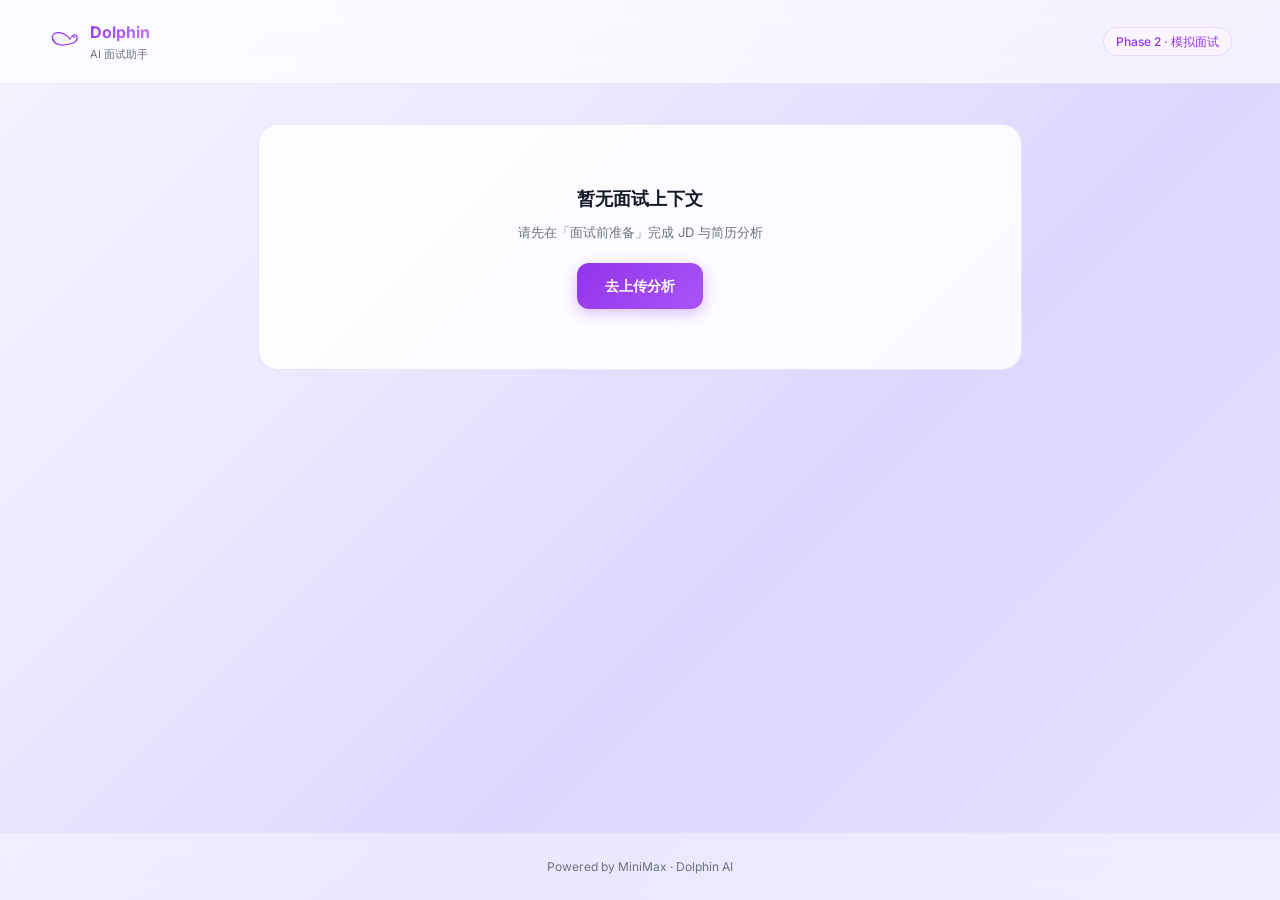
<file: web/interview.html>
<!DOCTYPE html>
<html lang="zh-CN">
<head>
  <meta charset="UTF-8">
  <meta name="viewport" content="width=device-width, initial-scale=1.0">
  <title>模拟面试 — Dolphin</title>
  <link rel="preconnect" href="https://fonts.googleapis.com">
  <link href="https://fonts.googleapis.com/css2?family=Inter:wght@300;400;500;600;700&display=swap" rel="stylesheet">
  <style>
    * { margin: 0; padding: 0; box-sizing: border-box; }
    :root {
      --purple-50:  #faf5ff; --purple-100: #f3e8ff; --purple-200: #e9d5ff;
      --purple-300: #d8b4fe; --purple-400: #c084fc; --purple-500: #a855f7;
      --purple-600: #9333ea; --purple-700: #7e22ce;
      --gray-50: #f9fafb; --gray-100: #f3f4f6; --gray-200: #e5e7eb;
      --gray-300: #d1d5db; --gray-500: #6b7280; --gray-700: #374151; --gray-900: #111827;
    }
    body { font-family: 'Inter', -apple-system, sans-serif; font-size: 14px; line-height: 1.6; color: var(--gray-900); min-height: 100vh; }

    .page-gradient {
      background: linear-gradient(135deg, #f5f3ff 0%, #ede9fe 30%, #ddd6fe 60%, #e8e0ff 100%);
      min-height: 100vh; display: flex; flex-direction: column;
    }

    header {
      display: flex; align-items: center; justify-content: space-between;
      padding: 20px 48px;
      background: rgba(255,255,255,0.65); backdrop-filter: blur(12px);
      border-bottom: 1px solid rgba(167,139,250,0.15); position: sticky; top: 0; z-index: 100;
    }
    .logo { display: flex; align-items: center; gap: 10px; text-decoration: none; color: var(--gray-900); }
    .logo-icon { width: 32px; height: 32px; }
    .logo-text { font-size: 16px; font-weight: 700; background: linear-gradient(135deg, var(--purple-600), var(--purple-400)); -webkit-background-clip: text; -webkit-text-fill-color: transparent; }
    .tagline { font-size: 11px; color: var(--gray-500); }
    .phase-badge { font-size: 12px; color: var(--purple-600); background: var(--purple-50); border: 1px solid rgba(167,139,250,0.25); padding: 4px 12px; border-radius: 20px; font-weight: 500; }

    main { flex: 1; max-width: 860px; width: 100%; margin: 0 auto; padding: 40px 48px 60px; }

    /* Progress */
    .progress-bar-wrap { margin-bottom: 32px; }
    .progress-info { display: flex; justify-content: space-between; font-size: 12px; color: var(--gray-500); margin-bottom: 8px; }
    .progress-track { height: 4px; background: rgba(167,139,250,0.2); border-radius: 4px; overflow: hidden; }
    .progress-fill { height: 100%; background: linear-gradient(90deg, var(--purple-500), var(--purple-400)); border-radius: 4px; transition: width 0.5s cubic-bezier(0.4,0,0.2,1); width: 0%; }

    /* Question card */
    .question-card {
      background: rgba(255,255,255,0.9);
      border: 1px solid rgba(167,139,250,0.2);
      border-radius: 20px; padding: 36px;
      box-shadow: 0 4px 24px rgba(147,51,234,0.07);
      margin-bottom: 24px;
    }
    .q-header { display: flex; align-items: flex-start; gap: 14px; margin-bottom: 18px; }
    .q-icon { width: 36px; height: 36px; border-radius: 50%; background: linear-gradient(135deg, var(--purple-500), var(--purple-300)); display: flex; align-items: center; justify-content: center; flex-shrink: 0; }
    .q-icon svg { width: 18px; height: 18px; color: white; }
    .q-meta { font-size: 11px; color: var(--gray-500); font-weight: 500; margin-bottom: 4px; text-transform: uppercase; letter-spacing: 0.05em; }
    .q-text { font-size: 16px; font-weight: 600; color: var(--gray-900); line-height: 1.5; }

    .q-context {
      background: var(--purple-50); border-radius: 12px; padding: 14px 16px;
      font-size: 12px; color: var(--purple-700); margin-bottom: 18px;
      border: 1px solid rgba(167,139,250,0.15);
    }
    .q-context strong { font-weight: 600; display: block; margin-bottom: 4px; }

    /* Answer area */
    .answer-area {}
    .answer-label { font-size: 13px; font-weight: 600; color: var(--gray-700); margin-bottom: 10px; display: block; }
    textarea {
      width: 100%; border: 1px solid rgba(167,139,250,0.3); border-radius: 14px;
      padding: 14px 16px; font-family: inherit; font-size: 13px; line-height: 1.7;
      resize: vertical; min-height: 120px; outline: none;
      background: rgba(250,245,255,0.5); color: var(--gray-900);
      transition: border-color 0.2s, box-shadow 0.2s;
    }
    textarea:focus { border-color: var(--purple-400); box-shadow: 0 0 0 3px rgba(167,139,250,0.12); background: white; }
    textarea::placeholder { color: var(--gray-500); }

    .btn-row { display: flex; gap: 12px; margin-top: 16px; align-items: center; }
    .btn-primary {
      display: inline-flex; align-items: center; gap: 8px; padding: 12px 28px;
      background: linear-gradient(135deg, var(--purple-600), var(--purple-500));
      color: white; border: none; border-radius: 12px; font-family: inherit;
      font-size: 14px; font-weight: 600; cursor: pointer; transition: all 0.2s;
      box-shadow: 0 4px 14px rgba(147,51,234,0.3);
    }
    .btn-primary:hover { transform: translateY(-1px); box-shadow: 0 6px 20px rgba(147,51,234,0.4); }
    .btn-primary:disabled { opacity: 0.55; cursor: not-allowed; transform: none; }
    .btn-ghost {
      display: inline-flex; align-items: center; gap: 6px; padding: 12px 20px;
      background: rgba(255,255,255,0.8); color: var(--purple-700);
      border: 1px solid rgba(167,139,250,0.3); border-radius: 12px;
      font-family: inherit; font-size: 13px; font-weight: 500; cursor: pointer; transition: all 0.2s;
    }
    .btn-ghost:hover { background: white; border-color: var(--purple-300); }

    /* History */
    .history-section { margin-top: 40px; }
    .history-title { font-size: 13px; font-weight: 700; color: var(--gray-700); margin-bottom: 16px; display: flex; align-items: center; gap: 8px; }
    .history-title::before { content: ''; width: 4px; height: 16px; background: linear-gradient(to bottom, var(--purple-500), var(--purple-300)); border-radius: 2px; }
    .history-item {
      background: rgba(255,255,255,0.7); border: 1px solid rgba(167,139,250,0.15);
      border-radius: 14px; padding: 18px 20px; margin-bottom: 12px;
    }
    .history-q { font-size: 12px; font-weight: 600; color: var(--purple-600); margin-bottom: 6px; }
    .history-a { font-size: 13px; color: var(--gray-700); line-height: 1.6; }
    .history-a-placeholder { font-size: 12px; color: var(--gray-400); font-style: italic; }

    /* Waiting state */
    .waiting-card {
      background: rgba(255,255,255,0.9); border: 1px solid rgba(167,139,250,0.2);
      border-radius: 20px; padding: 60px 40px; text-align: center;
      box-shadow: 0 4px 24px rgba(147,51,234,0.07);
    }
    .waiting-dolphin { font-size: 64px; margin-bottom: 20px; }
    .waiting-title { font-size: 18px; font-weight: 700; color: var(--gray-900); margin-bottom: 8px; }
    .waiting-desc { font-size: 13px; color: var(--gray-500); margin-bottom: 24px; }

    /* Loading */
    .loading-overlay { display: none; position: fixed; inset: 0; background: rgba(250,245,255,0.75); backdrop-filter: blur(6px); z-index: 999; align-items: center; justify-content: center; flex-direction: column; gap: 16px; }
    .loading-overlay.active { display: flex; }
    .spinner { width: 40px; height: 40px; border: 3px solid var(--purple-100); border-top-color: var(--purple-500); border-radius: 50%; animation: spin 0.8s linear infinite; }
    @keyframes spin { to { transform: rotate(360deg); } }
    .loading-text { font-size: 14px; color: var(--purple-600); font-weight: 500; }

    /* No analysis */
    .empty-card { background: rgba(255,255,255,0.85); border: 1px solid rgba(167,139,250,0.2); border-radius: 20px; padding: 60px 40px; text-align: center; }
    .empty-title { font-size: 18px; font-weight: 700; color: var(--gray-900); margin-bottom: 8px; }
    .empty-desc { font-size: 13px; color: var(--gray-500); margin-bottom: 20px; }

    footer { text-align: center; padding: 24px 48px; font-size: 12px; color: var(--gray-500); border-top: 1px solid rgba(167,139,250,0.1); background: rgba(255,255,255,0.4); backdrop-filter: blur(8px); }
  </style>
</head>
<body>
<div class="page-gradient">

  <header>
    <a class="logo" href="/">
      <svg class="logo-icon" viewBox="0 0 64 64" fill="none">
        <defs><linearGradient id="dg2" x1="0" y1="0" x2="64" y2="64"><stop offset="0%" stop-color="#9333ea"/><stop offset="100%" stop-color="#c084fc"/></linearGradient></defs>
        <path d="M48 20C48 20 56 14 58 22C60 30 52 34 44 36C36 38 26 40 18 36C10 32 6 24 10 18C14 12 24 12 32 16C40 20 44 26 44 26" stroke="url(#dg2)" stroke-width="2.5" stroke-linecap="round" fill="rgba(167,139,250,0.08)"/>
        <path d="M18 36C14 34 10 30 12 26" stroke="url(#dg2)" stroke-width="2" stroke-linecap="round"/>
        <path d="M44 26C46 22 50 18 52 22" stroke="url(#dg2)" stroke-width="2" stroke-linecap="round"/>
        <circle cx="52" cy="22" r="2" fill="#9333ea" opacity="0.6"/>
      </svg>
      <div>
        <div class="logo-text">Dolphin</div>
        <div class="tagline">AI 面试助手</div>
      </div>
    </a>
    <div class="phase-badge">Phase 2 · 模拟面试</div>
  </header>

  <main>

    <!-- Progress -->
    <div class="progress-bar-wrap" id="progressWrap" style="display:none;">
      <div class="progress-info">
        <span id="progressLabel">问题 1 / 10</span>
        <span id="progressPct">0%</span>
      </div>
      <div class="progress-track">
        <div class="progress-fill" id="progressFill"></div>
      </div>
    </div>

    <!-- Empty state (no analysis data) -->
    <div class="empty-card" id="emptyState">
      <div class="empty-title">暂无面试上下文</div>
      <div class="empty-desc">请先在「面试前准备」完成 JD 与简历分析</div>
      <a href="/" class="btn-primary" style="text-decoration:none;">去上传分析</a>
    </div>

    <!-- Interview area -->
    <div id="interviewArea" style="display:none;">

      <!-- Current question -->
      <div class="question-card" id="questionCard">
        <div class="q-header">
          <div class="q-icon">
            <svg viewBox="0 0 24 24" fill="none" stroke="currentColor" stroke-width="2"><path d="M8.228 9c.549-1.165 2.03-2 3.772-2 2.21 0 4 1.343 4 3 0 1.4-1.278 2.575-3.006 2.907-.542.104-.994.54-.994 1.093m0 3h.01M21 12a9 9 0 11-18 0 9 9 0 0118 0z"/></svg>
          </div>
          <div>
            <div class="q-meta" id="qMeta">核心能力 · 第 1 题</div>
            <div class="q-text" id="qText">正在生成问题…</div>
          </div>
        </div>
        <div class="q-context" id="qContext" style="display:none;"></div>
      </div>

      <!-- Answer -->
      <div class="answer-area" id="answerArea">
        <label class="answer-label">你的回答</label>
        <textarea id="answerText" placeholder="请输入你的回答…" onkeydown="if(event.ctrlKey && event.key==='Enter') submitAnswer()"></textarea>
        <div class="btn-row">
          <button class="btn-primary" onclick="submitAnswer()" id="submitBtn">
            提交回答
            <svg width="14" height="14" viewBox="0 0 24 24" fill="none" stroke="currentColor" stroke-width="2"><path d="M22 2L11 13M22 2l-7 20-4-9-9-4 20-7z"/></svg>
          </button>
          <button class="btn-ghost" onclick="skipQuestion()">跳过此题</button>
          <button class="btn-ghost" onclick="endInterview()">结束面试</button>
        </div>
        <div style="font-size:11px; color:var(--gray-500); margin-top:8px;">Ctrl + Enter 快捷提交</div>
      </div>

      <!-- History -->
      <div class="history-section" id="historySection" style="display:none;">
        <div class="history-title">已回答问题</div>
        <div id="historyList"></div>
      </div>

    </div>

    <!-- Waiting / done -->
    <div class="waiting-card" id="waitingCard" style="display:none;">
      <div class="waiting-dolphin">
        <svg width="80" height="80" viewBox="0 0 64 64" fill="none">
          <defs><linearGradient id="dg3" x1="0" y1="0" x2="64" y2="64"><stop offset="0%" stop-color="#9333ea"/><stop offset="100%" stop-color="#c084fc"/></linearGradient></defs>
          <path d="M48 20C48 20 56 14 58 22C60 30 52 34 44 36C36 38 26 40 18 36C10 32 6 24 10 18C14 12 24 12 32 16C40 20 44 26 44 26" stroke="url(#dg3)" stroke-width="2.5" stroke-linecap="round" fill="rgba(167,139,250,0.1)"/>
          <path d="M18 36C14 34 10 30 12 26" stroke="url(#dg3)" stroke-width="2" stroke-linecap="round"/>
          <path d="M44 26C46 22 50 18 52 22" stroke="url(#dg3)" stroke-width="2" stroke-linecap="round"/>
          <circle cx="52" cy="22" r="2" fill="#9333ea" opacity="0.5"/>
        </svg>
      </div>
      <div class="waiting-title" id="waitingTitle">海豚正在思考…</div>
      <div class="waiting-desc" id="waitingDesc">正在根据你的回答生成下一个问题</div>
      <a href="/review.html" class="btn-primary" style="text-decoration:none; display:none;" id="toReviewBtn">去面试复盘</a>
    </div>

  </main>

  <footer>Powered by MiniMax · Dolphin AI</footer>
</div>

<div class="loading-overlay" id="loadingOverlay">
  <div class="spinner"></div>
  <div class="loading-text">海豚正在准备问题…</div>
</div>

<script>
  // ── State ──
  let currentQuestion = null;
  let questionIndex = 0;
  let totalQuestions = 0;
  let history = [];
  let analysisData = null;
  let sessionAnswers = [];

  // ── Init ──
  window.addEventListener('DOMContentLoaded', () => {
    const saved = sessionStorage.getItem('analysisResult');
    if (saved) {
      try {
        analysisData = JSON.parse(saved);
        startInterview();
      } catch(e) {
        showEmpty();
      }
    } else {
      showEmpty();
    }
  });

  function showEmpty() {
    document.getElementById('emptyState').style.display = 'block';
    document.getElementById('progressWrap').style.display = 'none';
  }

  function startInterview() {
    document.getElementById('emptyState').style.display = 'none';
    document.getElementById('progressWrap').style.display = 'block';
    document.getElementById('interviewArea').style.display = 'block';
    document.getElementById('waitingCard').style.display = 'none';

    // Estimate total
    totalQuestions = 8;
    updateProgress();

    generateNextQuestion(null);
  }

  async function generateNextQuestion(lastAnswer) {
    showWaiting('海豚正在思考…', '正在根据你的回答生成下一个问题');

    if (lastAnswer !== null) {
      sessionAnswers.push({ question: currentQuestion, answer: lastAnswer });
    }

    try {
      const res = await fetch('/api/interview/next', {
        method: 'POST',
        headers: { 'Content-Type': 'application/json' },
        body: JSON.stringify({
          analysis: analysisData,
          history: sessionAnswers,
          last_question: currentQuestion,
          last_answer: lastAnswer
        })
      });
      const data = await res.json();

      if (data.done) {
        endInterviewSession(data.final_history || sessionAnswers);
        return;
      }

      currentQuestion = data.question;
      questionIndex++;
      updateProgress();
      showQuestion(currentQuestion);

    } catch(e) {
      alert('生成问题失败: ' + e.message);
      hideWaiting();
    }
  }

  function showQuestion(q) {
    hideWaiting();
    document.getElementById('interviewArea').style.display = 'block';
    document.getElementById('waitingCard').style.display = 'none';

    document.getElementById('qMeta').textContent = `${q.category || '问题'} · 第 ${questionIndex} 题`;
    document.getElementById('qText').textContent = q.text || q.question || '';

    const ctx = document.getElementById('qContext');
    if (q.context) {
      ctx.innerHTML = `<strong>背景：</strong>${escHtml(q.context)}`;
      ctx.style.display = 'block';
    } else {
      ctx.style.display = 'none';
    }

    document.getElementById('answerText').value = '';
    document.getElementById('answerText').focus();

    updateHistory();
  }

  function showWaiting(title, desc) {
    document.getElementById('interviewArea').style.display = 'none';
    document.getElementById('waitingCard').style.display = 'block';
    document.getElementById('waitingTitle').textContent = title;
    document.getElementById('waitingDesc').textContent = desc;
    document.getElementById('toReviewBtn').style.display = 'none';
  }

  function hideWaiting() {
    document.getElementById('waitingCard').style.display = 'none';
  }

  function updateProgress() {
    const pct = totalQuestions > 0 ? Math.round((questionIndex / totalQuestions) * 100) : 0;
    document.getElementById('progressFill').style.width = pct + '%';
    document.getElementById('progressLabel').textContent = `问题 ${questionIndex} / ${totalQuestions}`;
    document.getElementById('progressPct').textContent = pct + '%';
  }

  function updateHistory() {
    if (sessionAnswers.length === 0) {
      document.getElementById('historySection').style.display = 'none';
      return;
    }
    document.getElementById('historySection').style.display = 'block';
    document.getElementById('historyList').innerHTML = sessionAnswers.map((h, i) => `
      <div class="history-item">
        <div class="history-q">Q${i + 1}：${escHtml(h.question?.text || h.question?.question || '')}</div>
        <div class="history-a">${escHtml(h.answer) || '<span class="history-a-placeholder">（跳过）</span>'}</div>
      </div>`).join('');
  }

  function submitAnswer() {
    const text = document.getElementById('answerText').value.trim();
    if (!text) { alert('请输入回答'); return; }
    document.getElementById('submitBtn').disabled = true;
    generateNextQuestion(text).finally(() => { document.getElementById('submitBtn').disabled = false; });
  }

  function skipQuestion() {
    generateNextQuestion(null);
  }

  function endInterviewSession(finalHistory) {
    // Save all Q&A
    const allHistory = finalHistory || sessionAnswers;
    sessionStorage.setItem('interviewHistory', JSON.stringify(allHistory));
    sessionStorage.removeItem('analysisResult');

    document.getElementById('interviewArea').style.display = 'none';
    document.getElementById('progressWrap').style.display = 'none';
    document.getElementById('waitingCard').style.display = 'block';
    document.getElementById('waitingTitle').textContent = '面试结束！';
    document.getElementById('waitingDesc').textContent = `共回答 ${allHistory.length} 个问题`;
    document.getElementById('toReviewBtn').style.display = 'inline-flex';
    document.getElementById('toReviewBtn').style.textDecoration = 'none';
  }

  function endInterview() {
    if (!confirm('确定要结束面试吗？')) return;
    endInterviewSession(sessionAnswers);
  }

  function escHtml(s) {
    if (!s) return '';
    return String(s).replace(/&/g,'&amp;').replace(/</g,'&lt;').replace(/>/g,'&gt;').replace(/"/g,'&quot;');
  }
</script>
</body>
</html>
</file>
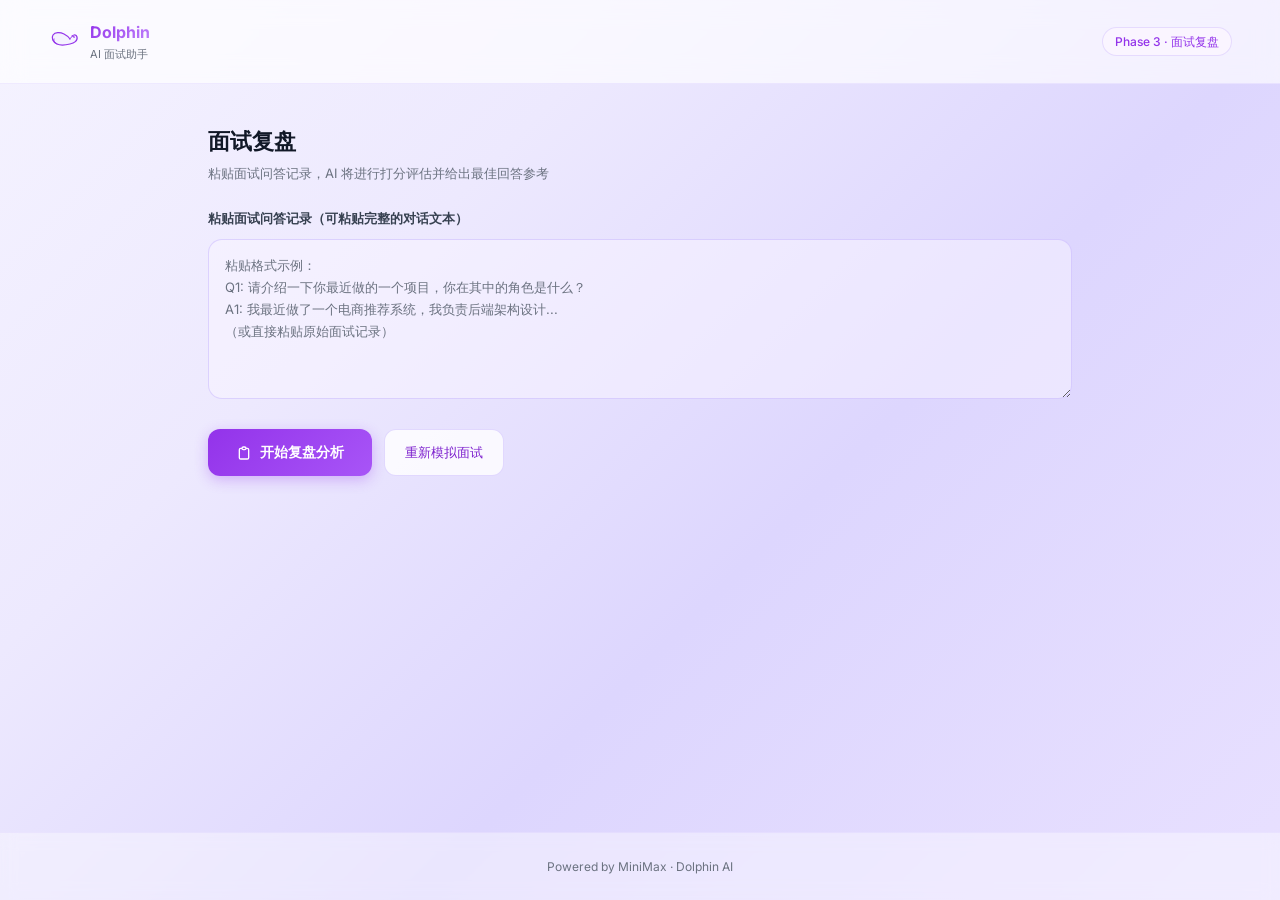
<file: web/review.html>
<!DOCTYPE html>
<html lang="zh-CN">
<head>
  <meta charset="UTF-8">
  <meta name="viewport" content="width=device-width, initial-scale=1.0">
  <title>面试复盘 — Dolphin</title>
  <link rel="preconnect" href="https://fonts.googleapis.com">
  <link href="https://fonts.googleapis.com/css2?family=Inter:wght@300;400;500;600;700&display=swap" rel="stylesheet">
  <style>
    * { margin: 0; padding: 0; box-sizing: border-box; }
    :root {
      --purple-50: #faf5ff; --purple-100: #f3e8ff; --purple-200: #e9d5ff;
      --purple-300: #d8b4fe; --purple-400: #c084fc; --purple-500: #a855f7;
      --purple-600: #9333ea; --purple-700: #7e22ce;
      --gray-50: #f9fafb; --gray-100: #f3f4f6; --gray-200: #e5e7eb;
      --gray-300: #d1d5db; --gray-500: #6b7280; --gray-700: #374151; --gray-900: #111827;
    }
    body { font-family: 'Inter', -apple-system, sans-serif; font-size: 14px; line-height: 1.6; color: var(--gray-900); min-height: 100vh; }
    .page-gradient { background: linear-gradient(135deg, #f5f3ff 0%, #ede9fe 30%, #ddd6fe 60%, #e8e0ff 100%); min-height: 100vh; display: flex; flex-direction: column; }

    header { display: flex; align-items: center; justify-content: space-between; padding: 20px 48px; background: rgba(255,255,255,0.65); backdrop-filter: blur(12px); border-bottom: 1px solid rgba(167,139,250,0.15); position: sticky; top: 0; z-index: 100; }
    .logo { display: flex; align-items: center; gap: 10px; text-decoration: none; color: var(--gray-900); }
    .logo-icon { width: 32px; height: 32px; }
    .logo-text { font-size: 16px; font-weight: 700; background: linear-gradient(135deg, var(--purple-600), var(--purple-400)); -webkit-background-clip: text; -webkit-text-fill-color: transparent; }
    .tagline { font-size: 11px; color: var(--gray-500); }
    .phase-badge { font-size: 12px; color: var(--purple-600); background: var(--purple-50); border: 1px solid rgba(167,139,250,0.25); padding: 4px 12px; border-radius: 20px; font-weight: 500; }

    main { flex: 1; max-width: 960px; width: 100%; margin: 0 auto; padding: 40px 48px 60px; }

    .section-header { margin-bottom: 24px; }
    .section-title { font-size: 22px; font-weight: 700; color: var(--gray-900); margin-bottom: 4px; }
    .section-desc { font-size: 13px; color: var(--gray-500); }

    .card { background: rgba(255,255,255,0.88); border: 1px solid rgba(167,139,250,0.18); border-radius: 20px; padding: 32px; box-shadow: 0 4px 24px rgba(147,51,234,0.06); margin-bottom: 24px; }

    /* Score grid */
    .score-grid { display: grid; grid-template-columns: 1fr 1fr 1fr; gap: 16px; margin-bottom: 28px; }
    .score-item { background: rgba(250,245,255,0.6); border: 1px solid rgba(167,139,250,0.2); border-radius: 14px; padding: 20px; text-align: center; }
    .score-val { font-size: 36px; font-weight: 700; background: linear-gradient(135deg, var(--purple-700), var(--purple-400)); -webkit-background-clip: text; -webkit-text-fill-color: transparent; line-height: 1; }
    .score-label { font-size: 11px; color: var(--gray-500); margin-top: 6px; font-weight: 500; }
    .score-sub { font-size: 10px; color: var(--gray-400); margin-top: 2px; }

    /* Dimensions */
    .dim-grid { display: grid; grid-template-columns: repeat(auto-fill, minmax(200px, 1fr)); gap: 12px; margin-bottom: 24px; }
    .dim-item { background: rgba(250,245,255,0.5); border: 1px solid rgba(167,139,250,0.2); border-radius: 12px; padding: 14px 16px; display: flex; justify-content: space-between; align-items: center; }
    .dim-name { font-size: 12px; font-weight: 600; color: var(--gray-700); }
    .dim-bar-wrap { flex: 1; margin: 0 12px; height: 4px; background: var(--purple-100); border-radius: 2px; overflow: hidden; margin-left: 12px; margin-right: 12px; }
    .dim-bar { height: 100%; background: linear-gradient(90deg, var(--purple-500), var(--purple-300)); border-radius: 2px; transition: width 1s cubic-bezier(0.4,0,0.2,1); }
    .dim-score { font-size: 13px; font-weight: 700; color: var(--purple-600); min-width: 32px; text-align: right; }

    /* Tabs */
    .tabs { display: flex; gap: 4px; background: var(--purple-50); border: 1px solid rgba(167,139,250,0.2); border-radius: 12px; padding: 4px; margin-bottom: 20px; width: fit-content; }
    .tab { padding: 7px 18px; border-radius: 9px; font-size: 13px; font-weight: 500; color: var(--gray-600); cursor: pointer; border: none; background: transparent; font-family: inherit; transition: all 0.15s; }
    .tab.active { background: white; color: var(--purple-700); font-weight: 600; box-shadow: 0 1px 4px rgba(147,51,234,0.12); }
    .tab-content { display: none; }
    .tab-content.active { display: block; }

    /* Q&A items */
    .qa-item { background: rgba(250,245,255,0.4); border: 1px solid rgba(167,139,250,0.15); border-radius: 14px; padding: 20px 22px; margin-bottom: 14px; }
    .qa-q { font-size: 12px; font-weight: 700; color: var(--purple-600); margin-bottom: 4px; text-transform: uppercase; letter-spacing: 0.04em; }
    .qa-q-text { font-size: 14px; font-weight: 600; color: var(--gray-900); margin-bottom: 10px; }
    .qa-user-label { font-size: 11px; font-weight: 600; color: var(--gray-500); margin-bottom: 4px; text-transform: uppercase; letter-spacing: 0.04em; }
    .qa-user-a { font-size: 13px; color: var(--gray-700); background: rgba(255,255,255,0.6); border-radius: 8px; padding: 10px 12px; margin-bottom: 12px; line-height: 1.6; }
    .qa-ideal-label { font-size: 11px; font-weight: 600; color: #16a34a; margin-bottom: 4px; text-transform: uppercase; letter-spacing: 0.04em; }
    .qa-ideal-a { font-size: 13px; color: #166534; background: rgba(240,253,244,0.7); border-radius: 8px; padding: 10px 12px; line-height: 1.7; border: 1px solid rgba(74,222,128,0.2); }

    /* Category group */
    .cat-group { margin-bottom: 24px; }
    .cat-title { font-size: 13px; font-weight: 700; color: var(--gray-700); margin-bottom: 12px; padding-bottom: 8px; border-bottom: 1px solid rgba(167,139,250,0.15); display: flex; align-items: center; gap: 8px; }
    .cat-dot { width: 8px; height: 8px; border-radius: 50%; background: var(--purple-400); flex-shrink: 0; }

    /* Textarea paste area */
    .paste-area { margin-bottom: 24px; }
    .paste-label { font-size: 13px; font-weight: 600; color: var(--gray-700); margin-bottom: 10px; display: block; }
    textarea { width: 100%; border: 1px solid rgba(167,139,250,0.3); border-radius: 14px; padding: 14px 16px; font-family: inherit; font-size: 13px; line-height: 1.7; resize: vertical; min-height: 160px; outline: none; background: rgba(250,245,255,0.5); color: var(--gray-900); transition: border-color 0.2s, box-shadow 0.2s; }
    textarea:focus { border-color: var(--purple-400); box-shadow: 0 0 0 3px rgba(167,139,250,0.12); background: white; }
    textarea::placeholder { color: var(--gray-500); }

    .btn-primary { display: inline-flex; align-items: center; gap: 8px; padding: 12px 28px; background: linear-gradient(135deg, var(--purple-600), var(--purple-500)); color: white; border: none; border-radius: 12px; font-family: inherit; font-size: 14px; font-weight: 600; cursor: pointer; transition: all 0.2s; box-shadow: 0 4px 14px rgba(147,51,234,0.3); text-decoration: none; }
    .btn-primary:hover { transform: translateY(-1px); box-shadow: 0 6px 20px rgba(147,51,234,0.4); }
    .btn-primary:disabled { opacity: 0.55; cursor: not-allowed; transform: none; }
    .btn-ghost { display: inline-flex; align-items: center; gap: 6px; padding: 12px 20px; background: rgba(255,255,255,0.8); color: var(--purple-700); border: 1px solid rgba(167,139,250,0.3); border-radius: 12px; font-family: inherit; font-size: 13px; font-weight: 500; cursor: pointer; transition: all 0.2s; text-decoration: none; }
    .btn-ghost:hover { background: white; border-color: var(--purple-300); }

    /* Loading */
    .loading-overlay { display: none; position: fixed; inset: 0; background: rgba(250,245,255,0.75); backdrop-filter: blur(6px); z-index: 999; align-items: center; justify-content: center; flex-direction: column; gap: 16px; }
    .loading-overlay.active { display: flex; }
    .spinner { width: 40px; height: 40px; border: 3px solid var(--purple-100); border-top-color: var(--purple-500); border-radius: 50%; animation: spin 0.8s linear infinite; }
    @keyframes spin { to { transform: rotate(360deg); } }
    .loading-text { font-size: 14px; color: var(--purple-600); font-weight: 500; }

    footer { text-align: center; padding: 24px 48px; font-size: 12px; color: var(--gray-500); border-top: 1px solid rgba(167,139,250,0.1); background: rgba(255,255,255,0.4); backdrop-filter: blur(8px); }
  </style>
</head>
<body>
<div class="page-gradient">

  <header>
    <a class="logo" href="/">
      <svg class="logo-icon" viewBox="0 0 64 64" fill="none">
        <defs><linearGradient id="dg4" x1="0" y1="0" x2="64" y2="64"><stop offset="0%" stop-color="#9333ea"/><stop offset="100%" stop-color="#c084fc"/></linearGradient></defs>
        <path d="M48 20C48 20 56 14 58 22C60 30 52 34 44 36C36 38 26 40 18 36C10 32 6 24 10 18C14 12 24 12 32 16C40 20 44 26 44 26" stroke="url(#dg4)" stroke-width="2.5" stroke-linecap="round" fill="rgba(167,139,250,0.08)"/>
        <path d="M18 36C14 34 10 30 12 26" stroke="url(#dg4)" stroke-width="2" stroke-linecap="round"/>
        <path d="M44 26C46 22 50 18 52 22" stroke="url(#dg4)" stroke-width="2" stroke-linecap="round"/>
        <circle cx="52" cy="22" r="2" fill="#9333ea" opacity="0.6"/>
      </svg>
      <div><div class="logo-text">Dolphin</div><div class="tagline">AI 面试助手</div></div>
    </a>
    <div class="phase-badge">Phase 3 · 面试复盘</div>
  </header>

  <main>

    <div class="section-header">
      <div class="section-title">面试复盘</div>
      <div class="section-desc">粘贴面试问答记录，AI 将进行打分评估并给出最佳回答参考</div>
    </div>

    <!-- Paste area -->
    <div class="paste-area">
      <label class="paste-label">粘贴面试问答记录（可粘贴完整的对话文本）</label>
      <textarea id="pasteText" placeholder="粘贴格式示例：
Q1: 请介绍一下你最近做的一个项目，你在其中的角色是什么？
A1: 我最近做了一个电商推荐系统，我负责后端架构设计...
（或直接粘贴原始面试记录）"></textarea>
    </div>

    <div style="display:flex; gap:12px; margin-bottom:32px;">
      <button class="btn-primary" onclick="analyzeReview()" id="analyzeBtn">
        <svg width="16" height="16" viewBox="0 0 24 24" fill="none" stroke="currentColor" stroke-width="2"><path d="M9 5H7a2 2 0 00-2 2v12a2 2 0 002 2h10a2 2 0 002-2V7a2 2 0 00-2-2h-2M9 5a2 2 0 002 2h2a2 2 0 002-2M9 5a2 2 0 012-2h2a2 2 0 012 2"/></svg>
        开始复盘分析
      </button>
      <a href="/interview.html" class="btn-ghost">重新模拟面试</a>
    </div>

    <!-- Results -->
    <div id="reviewResult" style="display:none;">

      <!-- Overall scores -->
      <div class="card">
        <div class="score-grid" id="scoreGrid">
          <div class="score-item">
            <div class="score-val" id="totalScore">--</div>
            <div class="score-label">综合得分</div>
            <div class="score-sub">百分制</div>
          </div>
          <div class="score-item">
            <div class="score-val" id="contentScore">--</div>
            <div class="score-label">内容质量</div>
            <div class="score-sub">回答完整度</div>
          </div>
          <div class="score-item">
            <div class="score-val" id="depthScore">--</div>
            <div class="score-label">深度表达</div>
            <div class="score-sub">技术洞察</div>
          </div>
        </div>

        <!-- Dimension bars -->
        <div class="dim-grid" id="dimGrid"></div>
      </div>

      <!-- Tabs -->
      <div class="tabs">
        <button class="tab active" onclick="switchTab(this, 'tab-qa')">问题与最佳回答</button>
        <button class="tab" onclick="switchTab(this, 'tab-bycat')">按类别整理</button>
        <button class="tab" onclick="switchTab(this, 'tab-raw')">原始输出</button>
      </div>

      <div id="tab-qa" class="tab-content active">
        <div id="qaList"></div>
      </div>

      <div id="tab-bycat" class="tab-content active">
        <div id="catList"></div>
      </div>

      <div id="tab-raw" class="tab-content">
        <div class="card" style="background:rgba(250,245,255,0.4);">
          <pre id="rawOutput" style="font-size:12px; color:var(--gray-700); white-space:pre-wrap; line-height:1.8; font-family:inherit;"></pre>
        </div>
      </div>

    </div>

  </main>

  <footer>Powered by MiniMax · Dolphin AI</footer>
</div>

<div class="loading-overlay" id="loadingOverlay">
  <div class="spinner"></div>
  <div class="loading-text">正在分析复盘中…</div>
</div>

<script>
  function switchTab(btn, id) {
    document.querySelectorAll('.tab').forEach(t => t.classList.remove('active'));
    document.querySelectorAll('.tab-content').forEach(c => c.classList.remove('active'));
    btn.classList.add('active');
    document.getElementById(id).classList.add('active');
  }

  async function analyzeReview() {
    const text = document.getElementById('pasteText').value.trim();
    if (!text) { alert('请粘贴面试问答记录'); return; }

    showLoading(true);
    try {
      const res = await fetch('/api/review', {
        method: 'POST',
        headers: { 'Content-Type': 'application/json' },
        body: JSON.stringify({ conversation: text })
      });
      const data = await res.json();
      renderReview(data);
    } catch(e) {
      alert('分析失败: ' + e.message);
    } finally {
      showLoading(false);
    }
  }

  function renderReview(data) {
    document.getElementById('reviewResult').style.display = 'block';
    document.getElementById('reviewResult').scrollIntoView({ behavior: 'smooth' });

    // Scores
    document.getElementById('totalScore').textContent = data.total_score ?? '--';
    document.getElementById('contentScore').textContent = data.content_score ?? '--';
    document.getElementById('depthScore').textContent = data.depth_score ?? '--';

    // Dimension bars
    const dims = data.dimensions || [];
    const dimGrid = document.getElementById('dimGrid');
    if (dims.length > 0) {
      dimGrid.innerHTML = dims.map(d => `
        <div class="dim-item">
          <div class="dim-name">${escHtml(d.name || '')}</div>
          <div class="dim-bar-wrap"><div class="dim-bar" style="width:${d.score || 0}%"></div></div>
          <div class="dim-score">${d.score || 0}</div>
        </div>`).join('');
    } else {
      dimGrid.innerHTML = '';
    }

    // Q&A list
    const qaList = data.questions || [];
    document.getElementById('qaList').innerHTML = qaList.length
      ? qaList.map((q, i) => `
        <div class="qa-item">
          <div class="qa-q">问题 ${i + 1}</div>
          <div class="qa-q-text">${escHtml(q.question || q.q || '')}</div>
          <div class="qa-user-label">你的回答</div>
          <div class="qa-user-a">${escHtml(q.user_answer || q.a || '')}</div>
          <div class="qa-ideal-label">最佳回答参考</div>
          <div class="qa-ideal-a">${escHtml(q.ideal_answer || q.ideal || '')}</div>
        </div>`).join('')
      : '<p style="color:var(--gray-500);font-size:13px;">暂无数据</p>';

    // By category
    const byCat = data.by_category || {};
    document.getElementById('catList').innerHTML = Object.keys(byCat).length
      ? Object.entries(byCat).map(([cat, items]) => `
        <div class="cat-group">
          <div class="cat-title"><span class="cat-dot"></span>${escHtml(cat)}（${items.length} 题）</div>
          ${items.map((q, i) => `
          <div class="qa-item">
            <div class="qa-q-text">${escHtml(q.question || q.q || '')}</div>
            <div class="qa-user-label">你的回答</div>
            <div class="qa-user-a">${escHtml(q.user_answer || q.a || '')}</div>
            <div class="qa-ideal-label">最佳回答参考</div>
            <div class="qa-ideal-a">${escHtml(q.ideal_answer || q.ideal || '')}</div>
          </div>`).join('')}
        </div>`).join('')
      : '<p style="color:var(--gray-500);font-size:13px;">暂无分类数据</p>';

    // Raw
    document.getElementById('rawOutput').textContent = JSON.stringify(data, null, 2);

    // Tab fix - both "问题与最佳回答" and "按类别整理" were marked active
    document.querySelectorAll('.tab-content').forEach(c => c.classList.remove('active'));
    document.getElementById('tab-qa').classList.add('active');
    document.querySelectorAll('.tab')[0].classList.add('active');
  }

  function showLoading(show) {
    document.getElementById('loadingOverlay').classList.toggle('active', show);
    document.getElementById('analyzeBtn').disabled = show;
  }

  function escHtml(s) {
    if (!s) return '';
    return String(s).replace(/&/g,'&amp;').replace(/</g,'&lt;').replace(/>/g,'&gt;').replace(/"/g,'&quot;');
  }
</script>
</body>
</html>
</file>
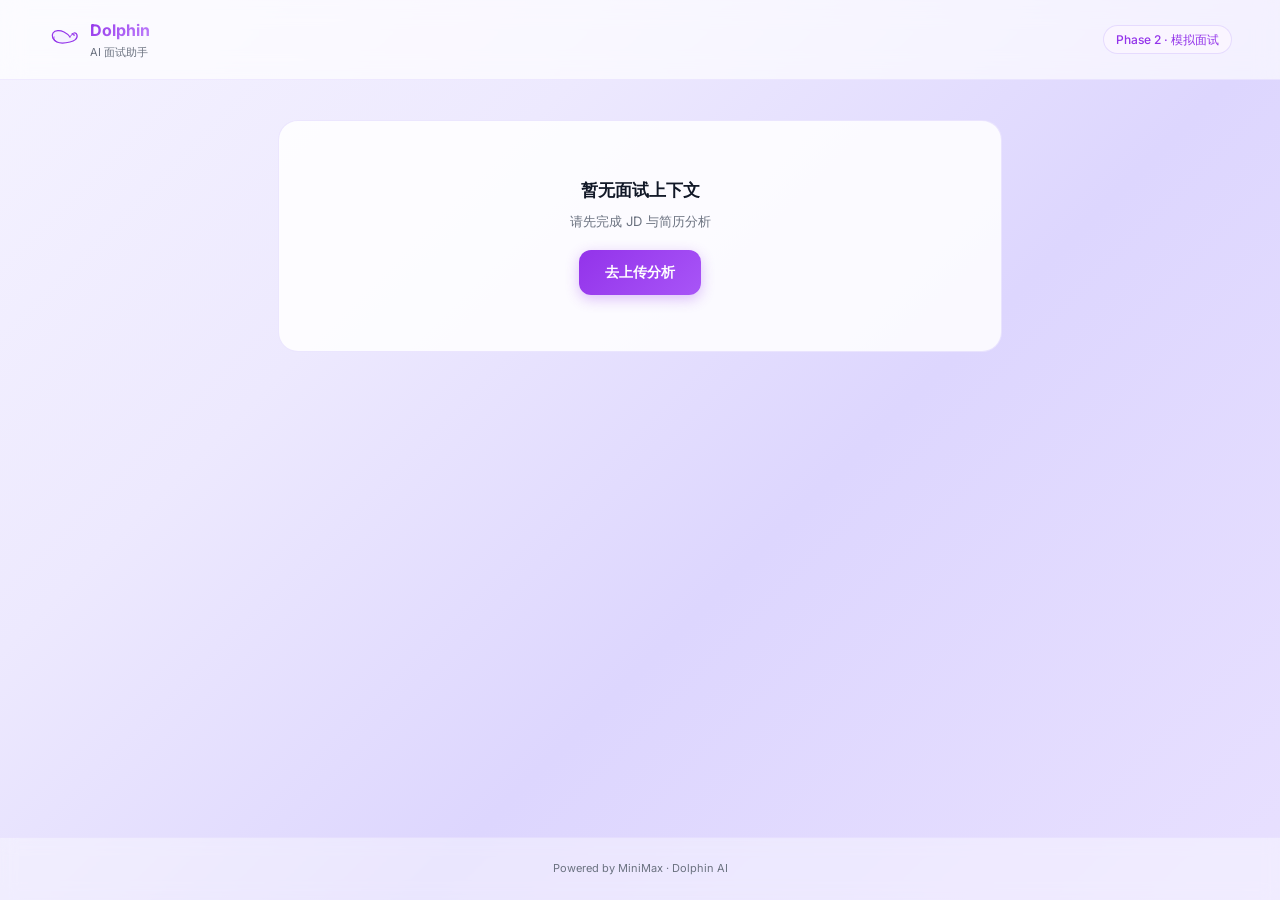
<file: app/static/interview.html>
<!DOCTYPE html>
<html lang="zh-CN">
<head>
  <meta charset="UTF-8">
  <meta name="viewport" content="width=device-width, initial-scale=1.0">
  <title>模拟面试 — Dolphin</title>
  <link rel="preconnect" href="https://fonts.googleapis.com">
  <link href="https://fonts.googleapis.com/css2?family=Inter:wght@300;400;500;600;700&display=swap" rel="stylesheet">
  <style>
    * { margin: 0; padding: 0; box-sizing: border-box; }
    :root {
      --purple-50: #faf5ff; --purple-100: #f3e8ff; --purple-200: #e9d5ff;
      --purple-300: #d8b4fe; --purple-400: #c084fc; --purple-500: #a855f7;
      --purple-600: #9333ea; --purple-700: #7e22ce;
      --gray-50: #f9fafb; --gray-100: #f3f4f6; --gray-200: #e5e7eb;
      --gray-300: #d1d5db; --gray-500: #6b7280; --gray-700: #374151; --gray-900: #111827;
    }
    body { font-family: 'Inter', -apple-system, sans-serif; font-size: 14px; line-height: 1.6; color: var(--gray-900); min-height: 100vh; }
    .page-gradient { background: linear-gradient(135deg, #f5f3ff 0%, #ede9fe 30%, #ddd6fe 60%, #e8e0ff 100%); min-height: 100vh; display: flex; flex-direction: column; }

    header { display: flex; align-items: center; justify-content: space-between; padding: 18px 48px; background: rgba(255,255,255,0.65); backdrop-filter: blur(12px); border-bottom: 1px solid rgba(167,139,250,0.15); position: sticky; top: 0; z-index: 100; }
    .logo { display: flex; align-items: center; gap: 10px; text-decoration: none; color: var(--gray-900); }
    .logo-icon { width: 32px; height: 32px; }
    .logo-text { font-size: 16px; font-weight: 700; background: linear-gradient(135deg, var(--purple-600), var(--purple-400)); -webkit-background-clip: text; -webkit-text-fill-color: transparent; }
    .tagline { font-size: 11px; color: var(--gray-500); }
    .phase-badge { font-size: 12px; color: var(--purple-600); background: var(--purple-50); border: 1px solid rgba(167,139,250,0.25); padding: 4px 12px; border-radius: 20px; font-weight: 500; }

    main { flex: 1; max-width: 820px; width: 100%; margin: 0 auto; padding: 40px 48px 64px; }

    /* Progress */
    .progress-bar-wrap { margin-bottom: 32px; }
    .progress-info { display: flex; justify-content: space-between; font-size: 11px; color: var(--gray-500); margin-bottom: 7px; }
    .progress-track { height: 3px; background: rgba(167,139,250,0.2); border-radius: 3px; overflow: hidden; }
    .progress-fill { height: 100%; background: linear-gradient(90deg, var(--purple-500), var(--purple-300)); border-radius: 3px; transition: width 0.5s cubic-bezier(0.4,0,0.2,1); width: 0%; }

    /* Question card */
    .question-card { background: rgba(255,255,255,0.9); border: 1px solid rgba(167,139,250,0.2); border-radius: 20px; padding: 34px; box-shadow: 0 4px 24px rgba(147,51,234,0.07); margin-bottom: 22px; }
    .q-header { display: flex; align-items: flex-start; gap: 13px; margin-bottom: 16px; }
    .q-icon { width: 34px; height: 34px; border-radius: 50%; background: linear-gradient(135deg, var(--purple-500), var(--purple-300)); display: flex; align-items: center; justify-content: center; flex-shrink: 0; }
    .q-icon svg { width: 17px; height: 17px; color: white; }
    .q-meta { font-size: 10px; color: var(--gray-500); font-weight: 600; margin-bottom: 3px; text-transform: uppercase; letter-spacing: 0.06em; }
    .q-text { font-size: 16px; font-weight: 600; color: var(--gray-900); line-height: 1.55; }
    .q-context { background: var(--purple-50); border-radius: 10px; padding: 12px 14px; font-size: 12px; color: var(--purple-700); margin-bottom: 16px; border: 1px solid rgba(167,139,250,0.15); }
    .q-context strong { font-weight: 600; display: block; margin-bottom: 3px; }

    /* Answer */
    textarea { width: 100%; border: 1px solid rgba(167,139,250,0.3); border-radius: 14px; padding: 13px 15px; font-family: inherit; font-size: 13px; line-height: 1.7; resize: vertical; min-height: 160px; outline: none; background: rgba(250,245,255,0.5); color: var(--gray-900); transition: border-color 0.2s, box-shadow 0.2s; }
    textarea:focus { border-color: var(--purple-400); box-shadow: 0 0 0 3px rgba(167,139,250,0.12); background: white; }
    textarea::placeholder { color: var(--gray-500); }
    .answer-label { font-size: 12px; font-weight: 600; color: var(--gray-700); margin-bottom: 8px; display: block; }
    .btn-row { display: flex; gap: 10px; margin-top: 14px; align-items: center; flex-wrap: wrap; }
    .btn-primary { display: inline-flex; align-items: center; gap: 7px; padding: 11px 26px; background: linear-gradient(135deg, var(--purple-600), var(--purple-500)); color: white; border: none; border-radius: 12px; font-family: inherit; font-size: 14px; font-weight: 600; cursor: pointer; transition: all 0.2s; box-shadow: 0 4px 14px rgba(147,51,234,0.3); }
    .btn-primary:hover { transform: translateY(-1px); box-shadow: 0 6px 20px rgba(147,51,234,0.4); }
    .btn-primary:disabled { opacity: 0.55; cursor: not-allowed; transform: none; }
    .btn-ghost { display: inline-flex; align-items: center; gap: 5px; padding: 11px 18px; background: rgba(255,255,255,0.8); color: var(--purple-700); border: 1px solid rgba(167,139,250,0.3); border-radius: 12px; font-family: inherit; font-size: 13px; font-weight: 500; cursor: pointer; transition: all 0.2s; }
    .btn-ghost:hover { background: white; border-color: var(--purple-300); }
    .btn-download { display: inline-flex; align-items: center; gap: 5px; padding: 11px 18px; background: rgba(255,255,255,0.9); color: var(--purple-700); border: 1px solid rgba(167,139,250,0.4); border-radius: 12px; font-size: 13px; font-weight: 600; cursor: pointer; transition: all 0.2s; }
    .btn-download:hover { background: var(--purple-50); border-color: var(--purple-400); transform: translateY(-1px); }
    .hint { font-size: 11px; color: var(--gray-400); margin-top: 7px; }

    .answer-toolbar { display: flex; align-items: center; margin-bottom: 6px; }
    .voice-btn { display: inline-flex; align-items: center; gap: 5px; padding: 5px 12px; background: rgba(255,255,255,0.9); border: 1px solid rgba(167,139,250,0.3); border-radius: 8px; font-size: 12px; color: var(--purple-600); cursor: pointer; transition: all 0.2s; }
    .voice-btn:hover { background: var(--purple-50); border-color: var(--purple-300); }
    .voice-btn.recording { background: #fef2f2; border-color: #f87171; color: #dc2626; animation: pulse 1s infinite; }
    @keyframes pulse { 0%,100%{opacity:1} 50%{opacity:0.6} }

    /* History */
    .history-section { margin-top: 36px; }
    .history-title { font-size: 12px; font-weight: 700; color: var(--gray-700); margin-bottom: 14px; display: flex; align-items: center; gap: 8px; }
    .history-title::before { content: ''; width: 4px; height: 14px; background: linear-gradient(to bottom, var(--purple-500), var(--purple-300)); border-radius: 2px; }
    .history-item { background: rgba(255,255,255,0.65); border: 1px solid rgba(167,139,250,0.15); border-radius: 12px; padding: 15px 17px; margin-bottom: 10px; }
    .history-q { font-size: 11px; font-weight: 700; color: var(--purple-600); margin-bottom: 4px; }
    .history-a { font-size: 12px; color: var(--gray-700); line-height: 1.6; }
    .history-a-skipped { font-size: 12px; color: var(--gray-400); font-style: italic; }

    /* Waiting / End */
    .waiting-card { background: rgba(255,255,255,0.9); border: 1px solid rgba(167,139,250,0.2); border-radius: 20px; padding: 56px 40px; text-align: center; box-shadow: 0 4px 24px rgba(147,51,234,0.07); }
    .waiting-dolphin { font-size: 56px; margin-bottom: 18px; }
    .waiting-title { font-size: 18px; font-weight: 700; color: var(--gray-900); margin-bottom: 7px; }
    .waiting-desc { font-size: 13px; color: var(--gray-500); margin-bottom: 22px; }

    /* Empty */
    .empty-card { background: rgba(255,255,255,0.85); border: 1px solid rgba(167,139,250,0.2); border-radius: 20px; padding: 56px 40px; text-align: center; }
    .empty-title { font-size: 17px; font-weight: 700; color: var(--gray-900); margin-bottom: 7px; }
    .empty-desc { font-size: 13px; color: var(--gray-500); margin-bottom: 18px; }

    /* Loading */
    .loading-overlay { display: none; position: fixed; inset: 0; background: rgba(250,245,255,0.75); backdrop-filter: blur(6px); z-index: 999; align-items: center; justify-content: center; flex-direction: column; gap: 14px; }
    .loading-overlay.active { display: flex; }
    .spinner { width: 38px; height: 38px; border: 3px solid var(--purple-100); border-top-color: var(--purple-500); border-radius: 50%; animation: spin 0.8s linear infinite; }
    @keyframes spin { to { transform: rotate(360deg); } }
    .loading-text { font-size: 13px; color: var(--purple-600); font-weight: 500; }

    footer { text-align: center; padding: 22px 48px; font-size: 11px; color: var(--gray-500); border-top: 1px solid rgba(167,139,250,0.1); background: rgba(255,255,255,0.4); backdrop-filter: blur(8px); }

    /* ── Mobile Responsive ── */
    @media (max-width: 768px) {
      body { font-size: 13px; }
      header { padding: 14px 16px; }
      .logo-icon { width: 28px; height: 28px; }
      .logo-text { font-size: 15px; }
      .tagline { font-size: 10px; }
      .phase-badge { font-size: 11px; padding: 3px 10px; }
      main { padding: 20px 16px 48px; }
      .progress-bar-wrap { margin-bottom: 24px; }
      .question-card { padding: 22px 18px; }
      .q-text { font-size: 14px; }
      .q-icon { width: 30px; height: 30px; }
      textarea { font-size: 16px; min-height: 120px; }
      .btn-row { flex-direction: column; gap: 8px; }
      .btn-primary, .btn-ghost, .btn-download { width: 100%; justify-content: center; min-height: 48px; }
      .btn-primary { font-size: 14px; padding: 12px 20px; }
      .btn-ghost { font-size: 13px; padding: 10px 16px; }
      .btn-download { font-size: 13px; padding: 10px 16px; }
      .waiting-card { padding: 36px 20px; }
      .waiting-dolphin { font-size: 48px; }
      .waiting-title { font-size: 16px; }
      .history-section { margin-top: 28px; }
      footer { padding: 16px; }
    }
  </style>
</head>
<body>
<div class="page-gradient">

  <header>
    <a class="logo" href="/static/index.html">
      <svg class="logo-icon" viewBox="0 0 64 64" fill="none">
        <defs><linearGradient id="dg5" x1="0" y1="0" x2="64" y2="64"><stop offset="0%" stop-color="#9333ea"/><stop offset="100%" stop-color="#c084fc"/></linearGradient></defs>
        <path d="M48 20C48 20 56 14 58 22C60 30 52 34 44 36C36 38 26 40 18 36C10 32 6 24 10 18C14 12 24 12 32 16C40 20 44 26 44 26" stroke="url(#dg5)" stroke-width="2.5" stroke-linecap="round" fill="rgba(167,139,250,0.08)"/>
        <path d="M18 36C14 34 10 30 12 26" stroke="url(#dg5)" stroke-width="2" stroke-linecap="round"/>
        <path d="M44 26C46 22 50 18 52 22" stroke="url(#dg5)" stroke-width="2" stroke-linecap="round"/>
        <circle cx="52" cy="22" r="2" fill="#9333ea" opacity="0.6"/>
      </svg>
      <div><div class="logo-text">Dolphin</div><div class="tagline">AI 面试助手</div></div>
    </a>
    <div class="phase-badge">Phase 2 · 模拟面试</div>
  </header>

  <main>

    <div class="progress-bar-wrap" id="progressWrap" style="display:none;">
      <div class="progress-info">
        <span id="progressLabel">问题 1</span>
        <span id="progressPct">0%</span>
      </div>
      <div class="progress-track"><div class="progress-fill" id="progressFill"></div></div>
    </div>

    <!-- Empty -->
    <div class="empty-card" id="emptyState">
      <div class="empty-title">暂无面试上下文</div>
      <div class="empty-desc">请先完成 JD 与简历分析</div>
      <a href="/static/index.html" class="btn-primary" style="text-decoration:none;">去上传分析</a>
    </div>

    <!-- Interview area -->
    <div id="interviewArea" style="display:none;">
      <div class="question-card" id="questionCard">
        <div class="q-header">
          <div class="q-icon">
            <svg viewBox="0 0 24 24" fill="none" stroke="currentColor" stroke-width="2"><path d="M8.228 9c.549-1.165 2.03-2 3.772-2 2.21 0 4 1.343 4 3 0 1.4-1.278 2.575-3.006 2.907-.542.104-.994.54-.994 1.093m0 3h.01M21 12a9 9 0 11-18 0 9 9 0 0118 0z"/></svg>
          </div>
          <div>
            <div class="q-meta" id="qMeta">核心能力 · 第 1 题</div>
            <div class="q-text" id="qText">正在生成问题…</div>
          </div>
        </div>
        <div class="q-context" id="qContext" style="display:none;"></div>
      </div>

      <div>
        <label class="answer-label">你的回答</label>
        <div class="answer-toolbar">
          <button class="voice-btn" id="voiceBtn" onclick="toggleVoice()" title="语音输入">
            <svg width="16" height="16" viewBox="0 0 24 24" fill="none" stroke="currentColor" stroke-width="2"><path d="M12 1a3 3 0 0 0-3 3v8a3 3 0 0 0 6 0V4a3 3 0 0 0-3-3z"/><path d="M19 10v2a7 7 0 0 1-14 0v-2"/><line x1="12" y1="19" x2="12" y2="23"/><line x1="8" y1="23" x2="16" y2="23"/></svg>
            <span id="voiceLabel">语音</span>
          </button>
        </div>
        <textarea id="answerText" placeholder="请输入你的回答…" onkeydown="if(event.ctrlKey && event.key==='Enter') submitAnswer()"></textarea>
        <div class="btn-row">
          <button class="btn-primary" onclick="submitAnswer()" id="submitBtn">
            提交回答
            <svg width="14" height="14" viewBox="0 0 24 24" fill="none" stroke="currentColor" stroke-width="2"><path d="M22 2L11 13M22 2l-7 20-4-9-9-4 20-7z"/></svg>
          </button>
          <button class="btn-ghost" onclick="skipQuestion()">跳过此题</button>
          <button class="btn-ghost" onclick="endInterview()">结束面试</button>
        </div>
        <div class="hint">Ctrl + Enter 快捷提交</div>
      </div>

      <div class="history-section" id="historySection" style="display:none;">
        <div class="history-title">已回答问题</div>
        <div id="historyList"></div>
      </div>
    </div>

    <!-- Waiting / Done -->
    <div class="waiting-card" id="waitingCard" style="display:none;">
      <div class="waiting-dolphin">
        <svg width="72" height="72" viewBox="0 0 64 64" fill="none">
          <defs><linearGradient id="dg6" x1="0" y1="0" x2="64" y2="64"><stop offset="0%" stop-color="#9333ea"/><stop offset="100%" stop-color="#c084fc"/></linearGradient></defs>
          <path d="M48 20C48 20 56 14 58 22C60 30 52 34 44 36C36 38 26 40 18 36C10 32 6 24 10 18C14 12 24 12 32 16C40 20 44 26 44 26" stroke="url(#dg6)" stroke-width="2.5" stroke-linecap="round" fill="rgba(167,139,250,0.1)"/>
          <path d="M18 36C14 34 10 30 12 26" stroke="url(#dg6)" stroke-width="2" stroke-linecap="round"/>
          <path d="M44 26C46 22 50 18 52 22" stroke="url(#dg6)" stroke-width="2" stroke-linecap="round"/>
          <circle cx="52" cy="22" r="2" fill="#9333ea" opacity="0.5"/>
        </svg>
      </div>
      <div class="waiting-title" id="waitingTitle">海豚正在思考…</div>
      <div class="waiting-desc" id="waitingDesc">正在生成问题</div>
      <a href="/static/review.html" class="btn-primary" style="text-decoration:none; display:none;" id="toReviewBtn">去面试复盘</a>
        <button class="btn-download" id="downloadInterviewBtn" style="display:none;" onclick="downloadInterview()">
          <svg width="14" height="14" viewBox="0 0 24 24" fill="none" stroke="currentColor" stroke-width="2"><path d="M21 15v4a2 2 0 01-2 2H5a2 2 0 01-2-2v-4M7 10l5 5 5-5M12 15V3"/></svg>
          导出面试记录
        </button>
    </div>

  </main>

  <footer>Powered by MiniMax · Dolphin AI</footer>
</div>

<div class="loading-overlay" id="loadingOverlay">
  <div class="spinner"></div>
  <div class="loading-text">海豚正在准备问题…</div>
</div>

<script>
  let currentQuestion = null;   // 当前问题文本
  let currentQuestionObj = null; // 完整问题对象
  let questionIndex = 0;
  let totalQuestions = 18;
  let sessionAnswers = [];       // [{q: string, a: string}]
  let analysisData = null; // 存 interviewCtx: {analysis, jd_text, resume_text}

  window.addEventListener('DOMContentLoaded', () => {
    // 统一从 interviewCtx 读取（index.html enterMockInterview 时写入）
    const saved = sessionStorage.getItem('interviewCtx');
    if (saved) {
      try {
        analysisData = JSON.parse(saved); // {analysis, jd_text, resume_text}
        startInterview();
      } catch(e) { showEmpty(); }
    } else {
      showEmpty();
    }
  });

  function showEmpty() {
    document.getElementById('emptyState').style.display = 'block';
    document.getElementById('progressWrap').style.display = 'none';
    document.getElementById('interviewArea').style.display = 'none';
    document.getElementById('waitingCard').style.display = 'none';
  }

  function startInterview() {
    document.getElementById('emptyState').style.display = 'none';
    document.getElementById('progressWrap').style.display = 'block';
    document.getElementById('interviewArea').style.display = 'block';
    document.getElementById('waitingCard').style.display = 'none';
    questionIndex = 0;
    sessionAnswers = [];
    currentQuestion = null;
    currentQuestionObj = null;
    updateProgress();
    generateNextQuestion(null);
  }

  async function generateNextQuestion(lastAnswer) {
    showWaiting('海豚正在思考…', '正在根据上下文生成问题');

    // 记录上一轮回答
    if (lastAnswer !== null && currentQuestion !== null) {
      sessionAnswers.push({ q: currentQuestion, a: lastAnswer });
    }

    try {
      const res = await fetch('/api/interview/next', {
        method: 'POST',
        headers: { 'Content-Type': 'application/json' },
        body: JSON.stringify({
          analysis: analysisData,
          history: sessionAnswers,
          last_question: currentQuestion,
          last_answer: lastAnswer
        })
      });
      const data = await res.json();

      if (data.done) {
        // 保存评价数据，然后显示
        window._interviewEval = data.evaluation;
        sessionStorage.setItem('interviewEval', JSON.stringify(data.evaluation || {}));
        endInterviewSession(sessionAnswers);
        return;
      }

      currentQuestionObj = data.question || {};
      currentQuestion = currentQuestionObj.text || currentQuestionObj.question || '';
      questionIndex++;
      updateProgress();
      showQuestion(currentQuestionObj);

    } catch(e) {
      alert('生成问题失败: ' + e.message);
      hideWaiting();
    }
  }

  function showQuestion(q) {
    hideWaiting();
    document.getElementById('interviewArea').style.display = 'block';
    document.getElementById('waitingCard').style.display = 'none';
    document.getElementById('qMeta').textContent = `${q.category || '问题'} · 第 ${questionIndex} 题`;
    document.getElementById('qText').textContent = q.text || q.question || '';
    const ctx = document.getElementById('qContext');
    if (q.context) {
      ctx.innerHTML = `<strong>背景：</strong>${escHtml(q.context)}`;
      ctx.style.display = 'block';
    } else {
      ctx.style.display = 'none';
    }
    document.getElementById('answerText').value = '';
    document.getElementById('answerText').focus();
    updateHistory();
  }

  function showWaiting(title, desc) {
    document.getElementById('interviewArea').style.display = 'none';
    document.getElementById('waitingCard').style.display = 'block';
    document.getElementById('waitingTitle').textContent = title;
    document.getElementById('waitingDesc').textContent = desc;
    document.getElementById('toReviewBtn').style.display = 'none';
  }

  function hideWaiting() {
    document.getElementById('waitingCard').style.display = 'none';
  }

  function updateProgress() {
    const pct = totalQuestions > 0 ? Math.round(((questionIndex - 1) / totalQuestions) * 100) : 0;
    document.getElementById('progressFill').style.width = pct + '%';
    document.getElementById('progressLabel').textContent = `问题 ${Math.max(1, questionIndex)} / ${totalQuestions}`;
    document.getElementById('progressPct').textContent = pct + '%';
  }

  function updateHistory() {
    if (sessionAnswers.length === 0) {
      document.getElementById('historySection').style.display = 'none';
      return;
    }
    document.getElementById('historySection').style.display = 'block';
    document.getElementById('historyList').innerHTML = sessionAnswers.map((h, i) => `
      <div class="history-item">
        <div class="history-q">Q${i + 1}：${escHtml(h.q || '')}</div>
        <div class="history-a">${h.a ? escHtml(h.a) : '<span class="history-a-skipped">（跳过）</span>'}</div>
      </div>`).join('');
  }

  function submitAnswer() {
    const text = document.getElementById('answerText').value.trim();
    if (!text) { alert('请输入回答'); return; }
    const btn = document.getElementById('submitBtn');
    btn.disabled = true;
    generateNextQuestion(text).finally(() => { btn.disabled = false; });
  }

  function skipQuestion() { generateNextQuestion(null); }

  function endInterviewSession(finalHistory) {
    sessionStorage.setItem('interviewHistory', JSON.stringify(finalHistory || sessionAnswers));
    sessionStorage.removeItem('interviewCtx');
    sessionStorage.removeItem('analysisResult');
    document.getElementById('interviewArea').style.display = 'none';
    document.getElementById('progressWrap').style.display = 'none';
    document.getElementById('waitingCard').style.display = 'block';
    document.getElementById('waitingTitle').textContent = '面试结束！';
    document.getElementById('waitingDesc').textContent = `共回答 ${(finalHistory || sessionAnswers).length} 个问题`;
    document.getElementById('toReviewBtn').style.display = 'inline-flex';
    document.getElementById('downloadInterviewBtn').style.display = 'inline-flex';

    // 显示面试系统性评价（如果有）
    const evalData = window._interviewEval;
    if (evalData) {
      const evalDiv = document.createElement('div');
      evalDiv.style.cssText = 'margin-top:20px;text-align:left;background:rgba(255,255,255,0.9);border-radius:14px;padding:20px;max-width:600px;margin-left:auto;margin-right:auto;';
      let html = `<div style="font-size:13px;font-weight:700;color:var(--purple-700);margin-bottom:12px;">📋 本次面试评价</div>`;
      if (evalData.overall_score !== undefined) {
        html += `<div style="font-size:28px;font-weight:800;color:var(--purple-600);margin-bottom:12px;">${evalData.overall_score} <span style="font-size:14px;color:var(--gray-500);font-weight:400;">/ 100</span></div>`;
      }
      const bd = evalData.score_breakdown || {};
      if (Object.keys(bd).length) {
        html += `<div style="display:grid;grid-template-columns:1fr 1fr;gap:8px;margin-bottom:12px;">`;
        for (const [k, v] of Object.entries(bd)) {
          html += `<div style="background:var(--purple-50);border-radius:8px;padding:8px 12px;font-size:12px;"><span style="color:var(--gray-700);">${k}</span><span style="float:right;font-weight:700;color:var(--purple-600);">${v}</span></div>`;
        }
        html += `</div>`;
      }
      const mk = (arr) => arr && Array.isArray(arr) ? arr.map(s => `<li style="margin-bottom:5px;">${escHtml(s)}</li>`).join('') : '';
      if (evalData.strengths?.length) html += `<div style="margin-bottom:8px;"><div style="font-size:11px;font-weight:700;color:#16a34a;margin-bottom:4px;">✔ 优点</div><ul style="padding-left:16px;font-size:12px;color:var(--gray-700);">${mk(evalData.strengths)}</ul></div>`;
      if (evalData.weaknesses?.length) html += `<div style="margin-bottom:8px;"><div style="font-size:11px;font-weight:700;color:#dc2626;margin-bottom:4px;">✘ 不足</div><ul style="padding-left:16px;font-size:12px;color:var(--gray-700);">${mk(evalData.weaknesses)}</ul></div>`;
      if (evalData.next_focus?.length) html += `<div style="font-size:11px;color:var(--gray-500);margin-top:8px;">📚 下阶段建议：${escHtml(evalData.next_focus.join('、'))}</div>`;
      if (evalData.key_observations?.length) html += `<div style="margin-top:12px;padding:12px;background:#fef3c7;border-radius:10px;font-size:12px;color:#92400e;"><b>🔍 关键观察：</b>${escHtml(evalData.key_observations.join(' '))}</div>`;
      evalDiv.innerHTML = html;
      document.getElementById('waitingCard').appendChild(evalDiv);
      window._interviewEval = null;
    }
  }

  function endInterview() {
    if (!confirm('确定要结束面试吗？')) return;
    endInterviewSession(sessionAnswers);
  }

  function escHtml(s) {
    if (!s) return '';
    return String(s).replace(/&/g,'&amp;').replace(/</g,'&lt;').replace(/>/g,'&gt;').replace(/"/g,'&quot;');
  }

  function downloadInterview() {
    const evalData = window._interviewEval || {};
    const history = JSON.parse(sessionStorage.getItem('interviewHistory') || '[]');
    const content = `# Phase 2 · 模拟面试记录

## 面试概况
问题数量：${sessionAnswers.length}
综合得分：${evalData.overall_score !== undefined ? evalData.overall_score + ' / 100' : '（暂无）'}

## 系统性评价
${evalData.overall_score !== undefined ? `
### 综合得分：${evalData.overall_score} / 100

### 各维度得分
${Object.entries(evalData.score_breakdown || {}).map(([k, v]) => `- ${k}：${v}`).join('\n')}

### ✔ 优点
${(evalData.strengths || []).map(s => `- ${s}`).join('\n')}

### ✘ 不足
${(evalData.weaknesses || []).map(w => `- ${w}`).join('\n')}

### 🔍 关键观察
${(evalData.key_observations || []).map(o => `- ${o}`).join('\n')}

### 📚 下阶段建议
${(evalData.next_focus || []).map(n => `- ${n}`).join('\n')}
` : '（暂无系统性评价）'}

## 问答记录
${sessionAnswers.map((h, i) => `### Q${i+1}
**问题：** ${h.q || ''}

**你的回答：** ${h.a || '（跳过）'}`).join('\n\n')}

---
Generated by Dolphin AI Interview System
`;
    downloadText(content, 'phase2-模拟面试记录.md');
  }

  function downloadText(text, filename) {
    const blob = new Blob(['﻿' + text], { type: 'text/plain;charset=utf-8' });
    const url = URL.createObjectURL(blob);
    const a = document.createElement('a');
    a.href = url; a.download = filename;
    document.body.appendChild(a); a.click();
    document.body.removeChild(a); URL.revokeObjectURL(url);
  }

  // ── 语音输入 ──────────────────────────────────
  let rec = null;
  let finalTranscript = '';    // 累积的最终文本
  let voiceCursor = 0;          // finalTranscript 的长度锚点

  function toggleVoice() {
    const btn = document.getElementById('voiceBtn');
    const label = document.getElementById('voiceLabel');
    const ta = document.getElementById('answerText');

    if (rec && rec.recording) {
      // 停止录音：把本次 interim 合并进 finalTranscript
      rec.stop();
      return;
    }

    if (!('webkitSpeechRecognition' in window) && !('SpeechRecognition' in window)) {
      alert('当前浏览器不支持语音识别，请使用 Chrome 或 Edge'); return;
    }

    const SpeechRec = window.SpeechRecognition || window.webkitSpeechRecognition;
    rec = new SpeechRec();
    rec.lang = 'zh-CN';
    rec.continuous = true;
    rec.interimResults = true;

    // 重置：不清空已有文本，只在光标位置追加
    finalTranscript = ta.value;   // 保留当前输入内容作为初始文本
    voiceCursor = finalTranscript.length;

    rec.onstart = () => {
      btn.classList.add('recording');
      label.textContent = '录音中…';
      rec.recording = true;
    };

    rec.onresult = (e) => {
      let interim = '';
      for (let i = e.resultIndex; i < e.results.length; i++) {
        const t = e.results[i][0].transcript;
        if (e.results[i].isFinal) {
          finalTranscript += t;
        } else {
          interim += t;
        }
      }
      ta.value = finalTranscript + interim;
      // 移动光标到末尾
      ta.selectionStart = ta.selectionEnd = ta.value.length;
    };

    rec.onerror = (e) => {
      console.error('speech error', e.error);
      btn.classList.remove('recording');
      label.textContent = '语音';
      rec.recording = false;
    };

    rec.onend = () => {
      btn.classList.remove('recording');
      label.textContent = '语音';
      rec.recording = false;
      // 把最终文本固定下来
      finalTranscript = ta.value;
      voiceCursor = finalTranscript.length;
    };

    rec.start();
  }
</script>
</body>
</html>
</file>
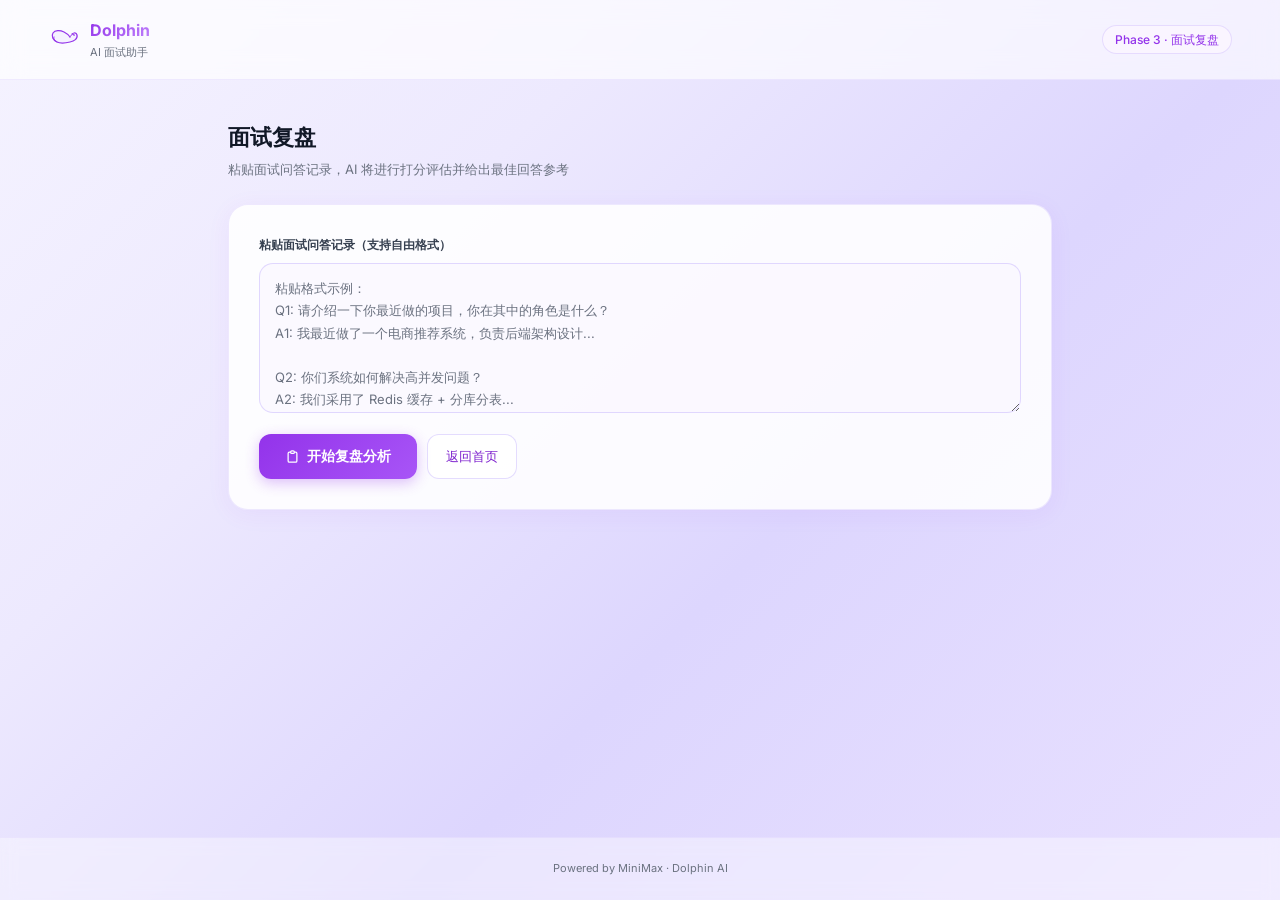
<file: app/static/review.html>
<!DOCTYPE html>
<html lang="zh-CN">
<head>
  <meta charset="UTF-8">
  <meta name="viewport" content="width=device-width, initial-scale=1.0">
  <title>面试复盘 — Dolphin</title>
  <link rel="preconnect" href="https://fonts.googleapis.com">
  <link href="https://fonts.googleapis.com/css2?family=Inter:wght@300;400;500;600;700&display=swap" rel="stylesheet">
  <style>
    * { margin: 0; padding: 0; box-sizing: border-box; }
    :root {
      --purple-50: #faf5ff; --purple-100: #f3e8ff; --purple-200: #e9d5ff;
      --purple-300: #d8b4fe; --purple-400: #c084fc; --purple-500: #a855f7;
      --purple-600: #9333ea; --purple-700: #7e22ce;
      --gray-50: #f9fafb; --gray-100: #f3f4f6; --gray-200: #e5e7eb;
      --gray-300: #d1d5db; --gray-500: #6b7280; --gray-700: #374151; --gray-900: #111827;
    }
    body { font-family: 'Inter', -apple-system, sans-serif; font-size: 14px; line-height: 1.6; color: var(--gray-900); min-height: 100vh; }
    .page-gradient { background: linear-gradient(135deg, #f5f3ff 0%, #ede9fe 30%, #ddd6fe 60%, #e8e0ff 100%); min-height: 100vh; display: flex; flex-direction: column; }

    header { display: flex; align-items: center; justify-content: space-between; padding: 18px 48px; background: rgba(255,255,255,0.65); backdrop-filter: blur(12px); border-bottom: 1px solid rgba(167,139,250,0.15); position: sticky; top: 0; z-index: 100; }
    .logo { display: flex; align-items: center; gap: 10px; text-decoration: none; color: var(--gray-900); }
    .logo-icon { width: 32px; height: 32px; }
    .logo-text { font-size: 16px; font-weight: 700; background: linear-gradient(135deg, var(--purple-600), var(--purple-400)); -webkit-background-clip: text; -webkit-text-fill-color: transparent; }
    .tagline { font-size: 11px; color: var(--gray-500); }
    .phase-badge { font-size: 12px; color: var(--purple-600); background: var(--purple-50); border: 1px solid rgba(167,139,250,0.25); padding: 4px 12px; border-radius: 20px; font-weight: 500; }

    main { flex: 1; max-width: 920px; width: 100%; margin: 0 auto; padding: 40px 48px 64px; }

    .section-header { margin-bottom: 24px; }
    .section-title { font-size: 22px; font-weight: 700; color: var(--gray-900); margin-bottom: 4px; }
    .section-desc { font-size: 13px; color: var(--gray-500); }

    .card { background: rgba(255,255,255,0.88); border: 1px solid rgba(167,139,250,0.18); border-radius: 20px; padding: 30px; box-shadow: 0 4px 24px rgba(147,51,234,0.06); margin-bottom: 22px; }

    /* Score grid */
    .score-grid { display: grid; grid-template-columns: 1fr 1fr 1fr; gap: 14px; margin-bottom: 26px; }
    .score-item { background: rgba(250,245,255,0.55); border: 1px solid rgba(167,139,250,0.2); border-radius: 14px; padding: 18px; text-align: center; }
    .score-val { font-size: 34px; font-weight: 700; background: linear-gradient(135deg, var(--purple-700), var(--purple-400)); -webkit-background-clip: text; -webkit-text-fill-color: transparent; line-height: 1; }
    .score-label { font-size: 11px; color: var(--gray-500); margin-top: 5px; font-weight: 500; }
    .score-sub { font-size: 10px; color: var(--gray-400); margin-top: 2px; }

    /* Dim bars */
    .dim-grid { display: grid; grid-template-columns: repeat(auto-fill, minmax(220px, 1fr)); gap: 10px; margin-bottom: 22px; }
    .dim-item { background: rgba(250,245,255,0.5); border: 1px solid rgba(167,139,250,0.18); border-radius: 10px; padding: 12px 14px; display: flex; align-items: center; gap: 10px; }
    .dim-name { font-size: 12px; font-weight: 600; color: var(--gray-700); min-width: 56px; }
    .dim-bar-wrap { flex: 1; height: 4px; background: var(--purple-100); border-radius: 2px; overflow: hidden; }
    .dim-bar { height: 100%; background: linear-gradient(90deg, var(--purple-500), var(--purple-300)); border-radius: 2px; transition: width 1s cubic-bezier(0.4,0,0.2,1); }
    .dim-score { font-size: 12px; font-weight: 700; color: var(--purple-600); min-width: 28px; text-align: right; }

    /* Tabs */
    .tabs { display: flex; gap: 4px; background: var(--purple-50); border: 1px solid rgba(167,139,250,0.2); border-radius: 12px; padding: 4px; margin-bottom: 20px; width: fit-content; }
    .tab { padding: 7px 18px; border-radius: 9px; font-size: 13px; font-weight: 500; color: var(--gray-600); cursor: pointer; border: none; background: transparent; font-family: inherit; transition: all 0.15s; }
    .tab.active { background: white; color: var(--purple-700); font-weight: 600; box-shadow: 0 1px 4px rgba(147,51,234,0.12); }
    .tab-content { display: none; }
    .tab-content.active { display: block; }

    /* Q&A */
    .qa-item { background: rgba(250,245,255,0.4); border: 1px solid rgba(167,139,250,0.15); border-radius: 14px; padding: 18px 20px; margin-bottom: 12px; }
    .qa-q-label { font-size: 10px; font-weight: 700; color: var(--purple-500); text-transform: uppercase; letter-spacing: 0.06em; margin-bottom: 4px; }
    .qa-q-text { font-size: 14px; font-weight: 600; color: var(--gray-900); margin-bottom: 10px; }
    .qa-user-label { font-size: 10px; font-weight: 600; color: var(--gray-500); text-transform: uppercase; letter-spacing: 0.05em; margin-bottom: 4px; }
    .qa-user-a { font-size: 13px; color: var(--gray-700); background: rgba(255,255,255,0.55); border-radius: 8px; padding: 9px 12px; margin-bottom: 10px; line-height: 1.6; }
    .qa-ideal-label { font-size: 10px; font-weight: 600; color: #16a34a; text-transform: uppercase; letter-spacing: 0.05em; margin-bottom: 4px; }
    .qa-ideal-a { font-size: 13px; color: #166534; background: rgba(240,253,244,0.65); border-radius: 8px; padding: 9px 12px; line-height: 1.7; border: 1px solid rgba(74,222,128,0.2); }

    /* Category group */
    .cat-group { margin-bottom: 24px; }
    .cat-title { font-size: 13px; font-weight: 700; color: var(--gray-700); margin-bottom: 12px; padding-bottom: 8px; border-bottom: 1px solid rgba(167,139,250,0.15); display: flex; align-items: center; gap: 8px; }
    .cat-dot { width: 8px; height: 8px; border-radius: 50%; background: var(--purple-400); flex-shrink: 0; }

    /* Paste area */
    .paste-label { font-size: 12px; font-weight: 600; color: var(--gray-700); margin-bottom: 9px; display: block; }
    textarea { width: 100%; border: 1px solid rgba(167,139,250,0.3); border-radius: 14px; padding: 13px 15px; font-family: inherit; font-size: 13px; line-height: 1.7; resize: vertical; min-height: 150px; outline: none; background: rgba(250,245,255,0.5); color: var(--gray-900); transition: border-color 0.2s, box-shadow 0.2s; }
    textarea:focus { border-color: var(--purple-400); box-shadow: 0 0 0 3px rgba(167,139,250,0.12); background: white; }
    textarea::placeholder { color: var(--gray-500); }

    /* Buttons */
    .btn-primary { display: inline-flex; align-items: center; gap: 7px; padding: 11px 26px; background: linear-gradient(135deg, var(--purple-600), var(--purple-500)); color: white; border: none; border-radius: 12px; font-family: inherit; font-size: 14px; font-weight: 600; cursor: pointer; transition: all 0.2s; box-shadow: 0 4px 14px rgba(147,51,234,0.3); text-decoration: none; }
    .btn-primary:hover { transform: translateY(-1px); box-shadow: 0 6px 20px rgba(147,51,234,0.4); }
    .btn-primary:disabled { opacity: 0.55; cursor: not-allowed; transform: none; }
    .btn-ghost { display: inline-flex; align-items: center; gap: 5px; padding: 11px 18px; background: rgba(255,255,255,0.8); color: var(--purple-700); border: 1px solid rgba(167,139,250,0.3); border-radius: 12px; font-family: inherit; font-size: 13px; font-weight: 500; cursor: pointer; transition: all 0.2s; text-decoration: none; }
    .btn-ghost:hover { background: white; border-color: var(--purple-300); }
    .btn-download { display: inline-flex; align-items: center; gap: 5px; padding: 11px 18px; background: rgba(255,255,255,0.9); color: var(--purple-700); border: 1px solid rgba(167,139,250,0.4); border-radius: 12px; font-size: 13px; font-weight: 600; cursor: pointer; transition: all 0.2s; }
    .btn-download:hover { background: var(--purple-50); border-color: var(--purple-400); transform: translateY(-1px); }

    /* Loading */
    .loading-overlay { display: none; position: fixed; inset: 0; background: rgba(250,245,255,0.75); backdrop-filter: blur(6px); z-index: 999; align-items: center; justify-content: center; flex-direction: column; gap: 14px; }
    .loading-overlay.active { display: flex; }
    .spinner { width: 38px; height: 38px; border: 3px solid var(--purple-100); border-top-color: var(--purple-500); border-radius: 50%; animation: spin 0.8s linear infinite; }
    @keyframes spin { to { transform: rotate(360deg); } }
    .loading-text { font-size: 13px; color: var(--purple-600); font-weight: 500; }

    footer { text-align: center; padding: 22px 48px; font-size: 11px; color: var(--gray-500); border-top: 1px solid rgba(167,139,250,0.1); background: rgba(255,255,255,0.4); backdrop-filter: blur(8px); }

    /* ── Mobile Responsive ── */
    @media (max-width: 768px) {
      body { font-size: 13px; }
      header { padding: 14px 16px; }
      .logo-icon { width: 28px; height: 28px; }
      .logo-text { font-size: 15px; }
      .tagline { font-size: 10px; }
      .phase-badge { font-size: 11px; padding: 3px 10px; }
      main { padding: 20px 16px 48px; }
      .section-title { font-size: 18px; }
      .section-desc { font-size: 12px; }
      .card { padding: 20px 16px; margin-bottom: 18px; }
      .score-grid { grid-template-columns: 1fr 1fr; gap: 10px; margin-bottom: 20px; }
      .score-val { font-size: 28px; }
      .score-item { padding: 14px 10px; }
      .dim-grid { grid-template-columns: 1fr; }
      textarea { font-size: 16px; min-height: 150px; }
      .btn-primary { width: 100%; justify-content: center; min-height: 48px; font-size: 14px; padding: 12px 20px; }
      .btn-ghost { padding: 10px 16px; font-size: 13px; }
      .btn-download { padding: 10px 16px; font-size: 13px; }
      .tabs { width: 100%; overflow-x: auto; flex-wrap: nowrap; }
      .tab { padding: 7px 14px; font-size: 12px; white-space: nowrap; }
      .qa-item { padding: 14px 16px; }
      footer { padding: 16px; }
    }
  </style>
</head>
<body>
<div class="page-gradient">

  <header>
    <a class="logo" href="/static/index.html">
      <svg class="logo-icon" viewBox="0 0 64 64" fill="none">
        <defs><linearGradient id="dg7" x1="0" y1="0" x2="64" y2="64"><stop offset="0%" stop-color="#9333ea"/><stop offset="100%" stop-color="#c084fc"/></linearGradient></defs>
        <path d="M48 20C48 20 56 14 58 22C60 30 52 34 44 36C36 38 26 40 18 36C10 32 6 24 10 18C14 12 24 12 32 16C40 20 44 26 44 26" stroke="url(#dg7)" stroke-width="2.5" stroke-linecap="round" fill="rgba(167,139,250,0.08)"/>
        <path d="M18 36C14 34 10 30 12 26" stroke="url(#dg7)" stroke-width="2" stroke-linecap="round"/>
        <path d="M44 26C46 22 50 18 52 22" stroke="url(#dg7)" stroke-width="2" stroke-linecap="round"/>
        <circle cx="52" cy="22" r="2" fill="#9333ea" opacity="0.6"/>
      </svg>
      <div><div class="logo-text">Dolphin</div><div class="tagline">AI 面试助手</div></div>
    </a>
    <div class="phase-badge">Phase 3 · 面试复盘</div>
  </header>

  <main>

    <div class="section-header">
      <div class="section-title">面试复盘</div>
      <div class="section-desc">粘贴面试问答记录，AI 将进行打分评估并给出最佳回答参考</div>
    </div>

    <!-- Paste -->
    <div class="card">
      <label class="paste-label">粘贴面试问答记录（支持自由格式）</label>
      <textarea id="pasteText" placeholder="粘贴格式示例：
Q1: 请介绍一下你最近做的项目，你在其中的角色是什么？
A1: 我最近做了一个电商推荐系统，负责后端架构设计...

Q2: 你们系统如何解决高并发问题？
A2: 我们采用了 Redis 缓存 + 分库分表...

（或直接粘贴原始面试对话记录）"></textarea>
      <div style="display:flex; gap:10px; margin-top:14px; flex-wrap:wrap;">
        <button class="btn-primary" onclick="analyzeReview()" id="analyzeBtn">
          <svg width="15" height="15" viewBox="0 0 24 24" fill="none" stroke="currentColor" stroke-width="2"><path d="M9 5H7a2 2 0 00-2 2v12a2 2 0 002 2h10a2 2 0 002-2V7a2 2 0 00-2-2h-2M9 5a2 2 0 002 2h2a2 2 0 002-2M9 5a2 2 0 012-2h2a2 2 0 012 2"/></svg>
          开始复盘分析
        </button>
        <button class="btn-download" id="downloadPhase1Btn" style="display:none;" onclick="downloadPhase1()">
          <svg width="14" height="14" viewBox="0 0 24 24" fill="none" stroke="currentColor" stroke-width="2"><path d="M21 15v4a2 2 0 01-2 2H5a2 2 0 01-2-2v-4M7 10l5 5 5-5M12 15V3"/></svg>
          导出分析报告
        </button>
        <button class="btn-download" id="downloadPhase2Btn" style="display:none;" onclick="downloadPhase2()">
          <svg width="14" height="14" viewBox="0 0 24 24" fill="none" stroke="currentColor" stroke-width="2"><path d="M21 15v4a2 2 0 01-2 2H5a2 2 0 01-2-2v-4M7 10l5 5 5-5M12 15V3"/></svg>
          导出面试记录
        </button>
        <button class="btn-download" id="downloadReviewBtn" style="display:none;" onclick="downloadReview()">
          <svg width="14" height="14" viewBox="0 0 24 24" fill="none" stroke="currentColor" stroke-width="2"><path d="M21 15v4a2 2 0 01-2 2H5a2 2 0 01-2-2v-4M7 10l5 5 5-5M12 15V3"/></svg>
          导出复盘报告
        </button>
        <a href="/" class="btn-ghost">返回首页</a>
      </div>
    </div>

    <!-- Results -->
    <div id="reviewResult" style="display:none;">

      <!-- Scores -->
      <div class="card">
        <div class="score-grid">
          <div class="score-item">
            <div class="score-val" id="totalScore">--</div>
            <div class="score-label">综合得分</div>
            <div class="score-sub">百分制</div>
          </div>
          <div class="score-item">
            <div class="score-val" id="contentScore">--</div>
            <div class="score-label">内容质量</div>
            <div class="score-sub">完整度</div>
          </div>
          <div class="score-item">
            <div class="score-val" id="depthScore">--</div>
            <div class="score-label">深度表达</div>
            <div class="score-sub">技术洞察</div>
          </div>
        </div>
        <div class="dim-grid" id="dimGrid"></div>
      </div>

      <!-- Tabs -->
      <div class="tabs">
        <button class="tab active" onclick="switchTab(this, 'tab-qa')">问题与最佳回答</button>
        <button class="tab" onclick="switchTab(this, 'tab-bycat')">按类别整理</button>
        <button class="tab" onclick="switchTab(this, 'tab-raw')">原始输出</button>
      </div>

      <div id="tab-qa" class="tab-content active">
        <div id="qaList"></div>
      </div>

      <div id="tab-bycat" class="tab-content">
        <div id="catList"></div>
      </div>

      <div id="tab-raw" class="tab-content">
        <div class="card" style="background:rgba(250,245,255,0.4);">
          <pre id="rawOutput" style="font-size:12px; color:var(--gray-700); white-space:pre-wrap; line-height:1.8; font-family:inherit;"></pre>
        </div>
      </div>

    </div>

  </main>

  <footer>Powered by MiniMax · Dolphin AI</footer>
</div>

<div class="loading-overlay" id="loadingOverlay">
  <div class="spinner"></div>
  <div class="loading-text">正在分析复盘中…</div>
</div>

<script>
  let reviewResultData = null;

  window.addEventListener('DOMContentLoaded', () => {
    // 如果有面试历史，预填充到 textarea
    const hist = sessionStorage.getItem('interviewHistory');
    if (hist) {
      try {
        const items = JSON.parse(hist);
        if (Array.isArray(items) && items.length > 0) {
          const text = items.map((h, i) =>
            `Q${i + 1}: ${h.q || ''}\nA${i + 1}: ${h.a || ''}`
          ).join('\n\n');
          document.getElementById('pasteText').value = text;
        }
      } catch(e) {}
    }
  });

  function switchTab(btn, id) {
    document.querySelectorAll('.tab').forEach(t => t.classList.remove('active'));
    document.querySelectorAll('.tab-content').forEach(c => c.classList.remove('active'));
    btn.classList.add('active');
    document.getElementById(id).classList.add('active');
  }

  async function analyzeReview() {
    const text = document.getElementById('pasteText').value.trim();
    if (!text) { alert('请粘贴面试问答记录'); return; }
    showLoading(true);
    try {
      const res = await fetch('/api/review/analyze', {
        method: 'POST',
        headers: { 'Content-Type': 'application/json' },
        body: JSON.stringify({ raw_text: text })
      });
      const data = await res.json();
      renderReview(data);
    } catch(e) {
      alert('分析失败: ' + e.message);
    } finally {
      showLoading(false);
    }
  }

  function renderReview(data) {
    reviewResultData = data;
    document.getElementById('reviewResult').style.display = 'block';
    document.getElementById('downloadReviewBtn').style.display = 'inline-flex';
    document.getElementById('reviewResult').scrollIntoView({ behavior: 'smooth' });

    // Scores
    const overall = data.overall_score ?? 0;
    document.getElementById('totalScore').textContent = overall;

    // score_breakdown 是 object {维度: 分数}
    const bd = data.score_breakdown || {};
    const tech = bd['技术深度'] ?? 0;
    const expr = bd['表达清晰度'] ?? 0;
    const logic = bd['逻辑性'] ?? 0;
    const proj = bd['项目理解'] ?? 0;
    document.getElementById('contentScore').textContent = tech;
    document.getElementById('depthScore').textContent = expr;

    // 维度条（支持 object 和 array 两种格式）
    const dimGrid = document.getElementById('dimGrid');
    const dimArray = Array.isArray(bd) ? bd : Object.entries(bd).map(([name, score]) => ({ name, score }));
    if (dimArray.length > 0) {
      dimGrid.innerHTML = dimArray.map(d => `
        <div class="dim-item">
          <div class="dim-name">${escHtml(d.name || d.label || '')}</div>
          <div class="dim-bar-wrap"><div class="dim-bar" style="width:${d.score || 0}%"></div></div>
          <div class="dim-score">${d.score || 0}</div>
        </div>`).join('');
    } else {
      // 显示四项维度
      dimGrid.innerHTML = [
        { name: '技术深度', score: tech },
        { name: '表达清晰度', score: expr },
        { name: '逻辑性', score: logic },
        { name: '项目理解', score: proj },
      ].map(d => `
        <div class="dim-item">
          <div class="dim-name">${d.name}</div>
          <div class="dim-bar-wrap"><div class="dim-bar" style="width:${d.score}%"></div></div>
          <div class="dim-score">${d.score}</div>
        </div>`).join('');
    }

    // Q&A list
    const qaList = data.question_reviews || [];
    document.getElementById('qaList').innerHTML = qaList.length
      ? qaList.map((q, i) => {
        const ds = q.dimension_scores || {};
        const avg = q.dimension_avg || Object.values(ds).reduce((a, b) => a + b, 0) / Math.max(Object.values(ds).length, 1);
        return `
        <div class="qa-item">
          <div class="qa-q-label">${escHtml(q.category || '问题')} · 第${i+1}题<span style="float:right;font-size:11px;color:var(--purple-600);font-weight:700;">均分 ${avg.toFixed(1)}</span></div>
          <div class="qa-q-text">${escHtml(q.question || '')}</div>
          ${Object.keys(ds).length ? `<div style="display:flex;gap:8px;margin:6px 0;flex-wrap:wrap;">
            ${Object.entries(ds).map(([k, v]) => `<span style="background:var(--purple-50);border-radius:6px;padding:3px 8px;font-size:11px;">${escHtml(k)}: <b>${v}</b></span>`).join('')}
          </div>` : ''}
          <div class="qa-user-label">你的回答点评</div>
          <div class="qa-user-a">${escHtml(q.answer_analysis || '')}</div>
          <div class="qa-ideal-label">STAR最佳回答参考</div>
          <div class="qa-ideal-a">${escHtml(q.ideal_answer || '')}</div>
          ${q.improvement ? `<div style="margin-top:6px;padding:8px 10px;background:#fef9c3;border-radius:8px;font-size:11px;color:#92400e;"><b>💡 改进：</b>${escHtml(q.improvement)}</div>` : ''}
        </div>`;
      }).join('')
      : '<p style="color:var(--gray-500);font-size:13px;padding:12px 0;">暂无数据</p>';

    // By category
    const catSum = data.category_summary || {};
    document.getElementById('catList').innerHTML = Object.keys(catSum).length
      ? Object.entries(catSum).map(([cat, info]) => {
        const infoObj = typeof info === 'object' && info !== null ? info : { avg: 0, count: 0, 建议: String(info) };
        return `
        <div class="cat-group">
          <div class="cat-title"><span class="cat-dot"></span>${escHtml(cat)}<span style="float:right;font-size:12px;color:var(--purple-600);font-weight:700;">均分 ${typeof infoObj.avg === 'number' ? infoObj.avg.toFixed(1) : 'N/A'}</span></div>
          <div style="padding:4px 0;font-size:11px;color:var(--gray-500);">${escHtml(infoObj.建议 || '')}</div>
        </div>`;
      }).join('')
      : '<p style="color:var(--gray-500);font-size:13px;padding:12px 0;">暂无分类数据</p>';

    // Strengths / Weaknesses / Plan（放在总分旁边或单独区块）
    const strengthsEl = document.getElementById('strengthsList') || null;
    if (document.getElementById('strengthsList')) {
      document.getElementById('strengthsList').innerHTML = (data.strengths || []).map(s => `<li>${escHtml(s)}</li>`).join('');
    }
    if (document.getElementById('weaknessesList')) {
      document.getElementById('weaknessesList').innerHTML = (data.weaknesses || []).map(w => `<li>${escHtml(w)}</li>`).join('');
    }
    if (document.getElementById('improvementPlan')) {
      document.getElementById('improvementPlan').innerHTML = (data.improvement_plan || []).map(p => `<li>${escHtml(p)}</li>`).join('');
    }

    // Raw
    document.getElementById('rawOutput').textContent = JSON.stringify(data, null, 2);

    // Reset tabs
    document.querySelectorAll('.tab-content').forEach(c => c.classList.remove('active'));
    document.querySelectorAll('.tab').forEach(t => t.classList.remove('active'));
    document.getElementById('tab-qa').classList.add('active');
    document.querySelectorAll('.tab')[0].classList.add('active');
  }

  function showLoading(show) {
    document.getElementById('loadingOverlay').classList.toggle('active', show);
    document.getElementById('analyzeBtn').disabled = show;
  }

  function escHtml(s) {
    if (!s) return '';
    return String(s).replace(/&/g,'&amp;').replace(/</g,'&lt;').replace(/>/g,'&gt;').replace(/"/g,'&quot;');
  }

  // ── 页面加载时检查 sessionStorage，显示可用的阶段下载按钮 ──
  (function initPhaseDownloads() {
    const p1 = sessionStorage.getItem('analysisResult');
    const p2 = sessionStorage.getItem('interviewHistory');
    if (p1) {
      document.getElementById('downloadPhase1Btn').style.display = 'inline-flex';
    }
    if (p2) {
      document.getElementById('downloadPhase2Btn').style.display = 'inline-flex';
    }
  })();

  function downloadPhase1() {
    const raw = sessionStorage.getItem('analysisResult');
    if (!raw) { alert('未找到面试前分析数据'); return; }
    const d = JSON.parse(raw);
    const sb = d.score_breakdown || {};
    const matched = d.matched_items || [];
    const gap = d.gap_items || [];
    const ka = d.knowledge_areas || [];
    const plan = d.detailed_study_plan || [];
    const qp = d.questions_to_prepare || [];

    let md = `# Phase 1 · 面试前准备报告

## 综合得分
**总分：${d.overall_score ?? '--'} / 100**

### 四维得分
| 维度 | 得分 |
|------|------|
${Object.entries(sb).map(([k, v]) => `| ${k} | ${v} |`).join('\n')}

## 匹配项目（${matched.length}项）
${matched.map((m, i) => `### ${i+1}. ${m.aspect}
- JD要求：${m.jd_requirement}
- 简历证据：${m.resume_evidence}
- 分析：${m.analysis}`).join('\n\n')}

## 不足项目（${gap.length}项）
${gap.map((g, i) => `### ${i+1}. ${g.aspect}
- JD要求：${g.jd_requirement}
- 严重程度：${g.severity}
- 差距：${g.gap_description}
- 建议：${g.suggestion}`).join('\n\n')}

## 面试关注点
${(d.interview_focus || []).map(f => `- ${f}`).join('\n')}

## 知识领域（${ka.length}个）
${ka.map(k => `### ${k.category}（${k.priority}）
${k.topics.map(t => `- ${t}`).join('\n')}`).join('\n\n')}

## 学习大纲（${plan.length}个领域）
${plan.map(p => `### ${p.area}
${(p.sub_areas || []).map(s => `#### ${s.name}（${s.importance}，${s.estimated_study_time}）
${(s.key_points || []).map(k => `- ${k}`).join('\n')}
${s.study_resources ? `> 资源：${s.study_resources}` : ''}`).join('\n\n')}`).join('\n\n')}

## 常见面试题准备
${qp.map((q, i) => `### ${i+1}. ${q.question}
- 框架：${q.answer_framework}
- 核心要点：${q.key_points}
- 常见错误：${q.common_mistakes}`).join('\n\n')}

---
Generated by Dolphin AI Interview System
`;
    downloadText(md, 'phase1-面试前准备报告.md');
  }

  function downloadPhase2() {
    const raw = sessionStorage.getItem('interviewHistory');
    const evRaw = sessionStorage.getItem('interviewEval');
    if (!raw) { alert('未找到模拟面试记录'); return; }
    const history = JSON.parse(raw);
    const evalData = evRaw ? JSON.parse(evRaw) : {};
    const sb = evalData.score_breakdown || {};
    const qaList = history.filter(h => h.role === 'assistant' && h.question);

    let md = `# Phase 2 · 模拟面试记录

## 面试概况
问题数量：${qaList.length}个

## 综合得分
总分：${evalData.overall_score ?? '--'} / 100

### 各维度得分
${Object.entries(sb).map(([k, v]) => `- ${k}：${v}`).join('\n')}

## 面试问答
${history.filter(h => h.role === 'user').map((h, i) => {
  const q = qaList[i] ? qaList[i].question : '（问题）';
  return `### 第${i+1}轮
**Q：** ${q}

**A：** ${h.content}`;
}).join('\n\n')}

${evalData.overall_summary ? `## 整体评估
${evalData.overall_summary}` : ''}

${(evalData.strengths || []).length ? `## 亮点
${evalData.strengths.map(s => `- ${s}`).join('\n')}` : ''}

${(evalData.weaknesses || []).length ? `## 不足
${evalData.weaknesses.map(w => `- ${w}`).join('\n')}` : ''}

${(evalData.improvement_plan || []).length ? `## 改进计划
${evalData.improvement_plan.map(p => `- ${p}`).join('\n')}` : ''}

---
Generated by Dolphin AI Interview System
`;
    downloadText(md, 'phase2-模拟面试记录.md');
  }

  function downloadReview() {
    if (!reviewResultData) return;
    const data = reviewResultData;
    const bd = data.score_breakdown || {};
    const qaList = data.question_reviews || [];
    const catSum = data.category_summary || {};

    const content = `# Phase 3 · 面试复盘报告

## 综合得分
总分：${data.overall_score || 0} / 100

### 各维度得分
${Object.entries(bd).map(([k, v]) => `- ${k}：${v}`).join('\n')}

## 问题与最佳回答
${qaList.map((q, i) => {
  const ds = q.dimension_scores || {};
  const avg = q.dimension_avg || Object.values(ds).reduce((a, b) => a + b, 0) / Math.max(Object.values(ds).length, 1);
  return `### Q${i+1}：${q.question || ''}
**分类：** ${q.category || '技术问题'}
**均分：** ${avg.toFixed(1)}

**你的回答点评：**
${q.answer_analysis || ''}

**STAR最佳回答参考：**
${q.ideal_answer || ''}
${q.improvement ? `\n**改进建议：**\n${q.improvement}` : ''}
${Object.keys(ds).length ? `\n**各维度得分：**\n${Object.entries(ds).map(([k, v]) => `- ${k}：${v}`).join('\n')}` : ''}`;
}).join('\n\n')}

## 按类别总结
${Object.entries(catSum).map(([cat, info]) => {
  const infoObj = typeof info === 'object' && info !== null ? info : { avg: 0, count: 0, 建议: String(info) };
  return `### ${cat}
均分：${typeof infoObj.avg === 'number' ? infoObj.avg.toFixed(1) : 'N/A'}
建议：${infoObj.建议 || ''}`;
}).join('\n\n')}

---
Generated by Dolphin AI Interview System
`;
    downloadText(content, 'phase3-面试复盘报告.md');
  }

  function downloadText(text, filename) {
    const blob = new Blob(['﻿' + text], { type: 'text/plain;charset=utf-8' });
    const url = URL.createObjectURL(blob);
    const a = document.createElement('a');
    a.href = url; a.download = filename;
    document.body.appendChild(a); a.click();
    document.body.removeChild(a); URL.revokeObjectURL(url);
  }
</script>
</body>
</html>
</file>
